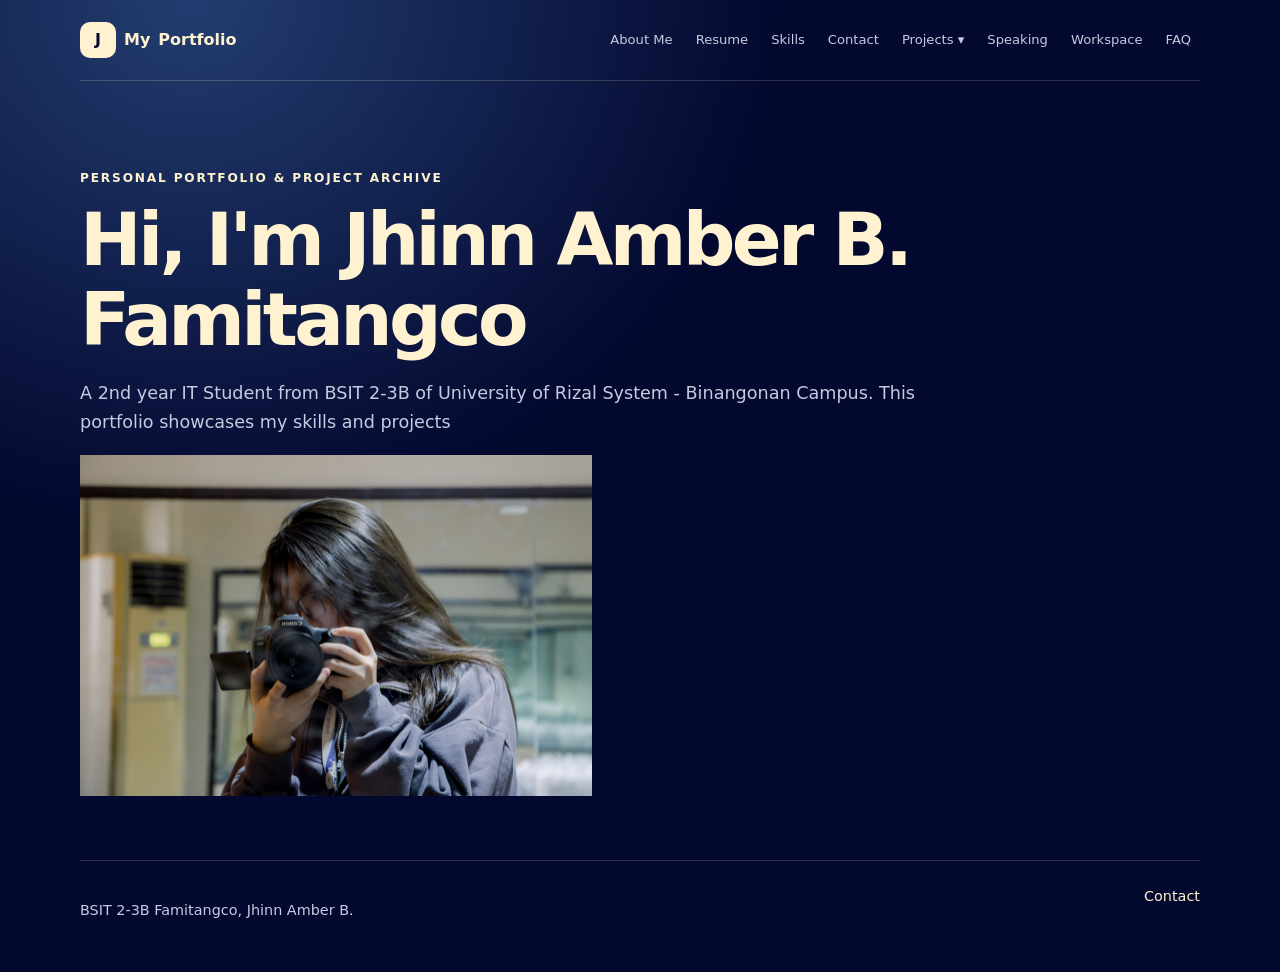
<file: index.html>
<!DOCTYPE html>

<html lang="en">
<head>

<meta charset="UTF-8">
<meta name="viewport" content="width=device-width, initial-scale=1.0">
<meta name="description" content="Personal portfolio and project archive">

	<title>
	About Me | Famitangco, Jhinn Amber B.
	</title>
	<link rel="stylesheet" href="style.css">
	</head>

<body>
	<a class="skip-link" href="#main">
	Skip to content
	</a>
	
<header class="site-header">
<a class="brand" href="index.html">
	<span class="brand-mark">
	J
	</span>
	My
	<span class="accent">
	Portfolio
	</span>
	</a>

<nav aria-label="Main navigation">
	
	<a href="index.html">
	About Me
	</a>

	<a href="resume.html">
	Resume
	</a>

	<a href="skills.html">
	Skills
	</a>

	<a href="contact.html">
	Contact
	</a>

<div class="dropdown">

	<button class="dropdown-toggle" type="button">
	Projects

	<span aria-hidden="true">
	▾
	</span>
	</button>

<div class="dropdown-menu">
	
	<a href="project1.html">
	Project 1
	</a>
	
	<a href="project2.html">
	Project 2
	</a>

	<a href="project3.html">
	Project 3
	</a>

	<a href="project4.html">
	Project 4
	</a>

	<a href="project5.html">
	Project 5
	</a>

	<a href="project6.html">
	Project 6
	</a>

	<a href="project7.html">
	Project 7
	</a>


	<a href="project8.html">
	Project 8
	</a>
</div>
</div>

	<a href="speaking.html">
	Speaking
	</a>

	<a href="workspace.html">
	Workspace
	</a>

	<a href="faq.html">
	FAQ
	</a>

</nav>
</header>

<main id="main" class="container">
<section class="intro">

	<p class="eyebrow">
	PERSONAL PORTFOLIO & PROJECT ARCHIVE
	</p>

	<h1>
	Hi, I'm Jhinn Amber B. Famitangco
	</h1>

	<p>
	A 2nd year IT Student from BSIT 2-3B of University of Rizal System - Binangonan Campus. This portfolio showcases my skills and projects
	</p>
	
	<img src="jha.jpg"
         alt="jha"
	 width="512"
	 heigth="682">

</section>
</main>
<footer class="site-footer">
	<p>
	BSIT 2-3B Famitangco, Jhinn Amber B.
	</p>

	<a href="contact.html">
	Contact
	</a>

</footer>
</body>
</html>
</file>
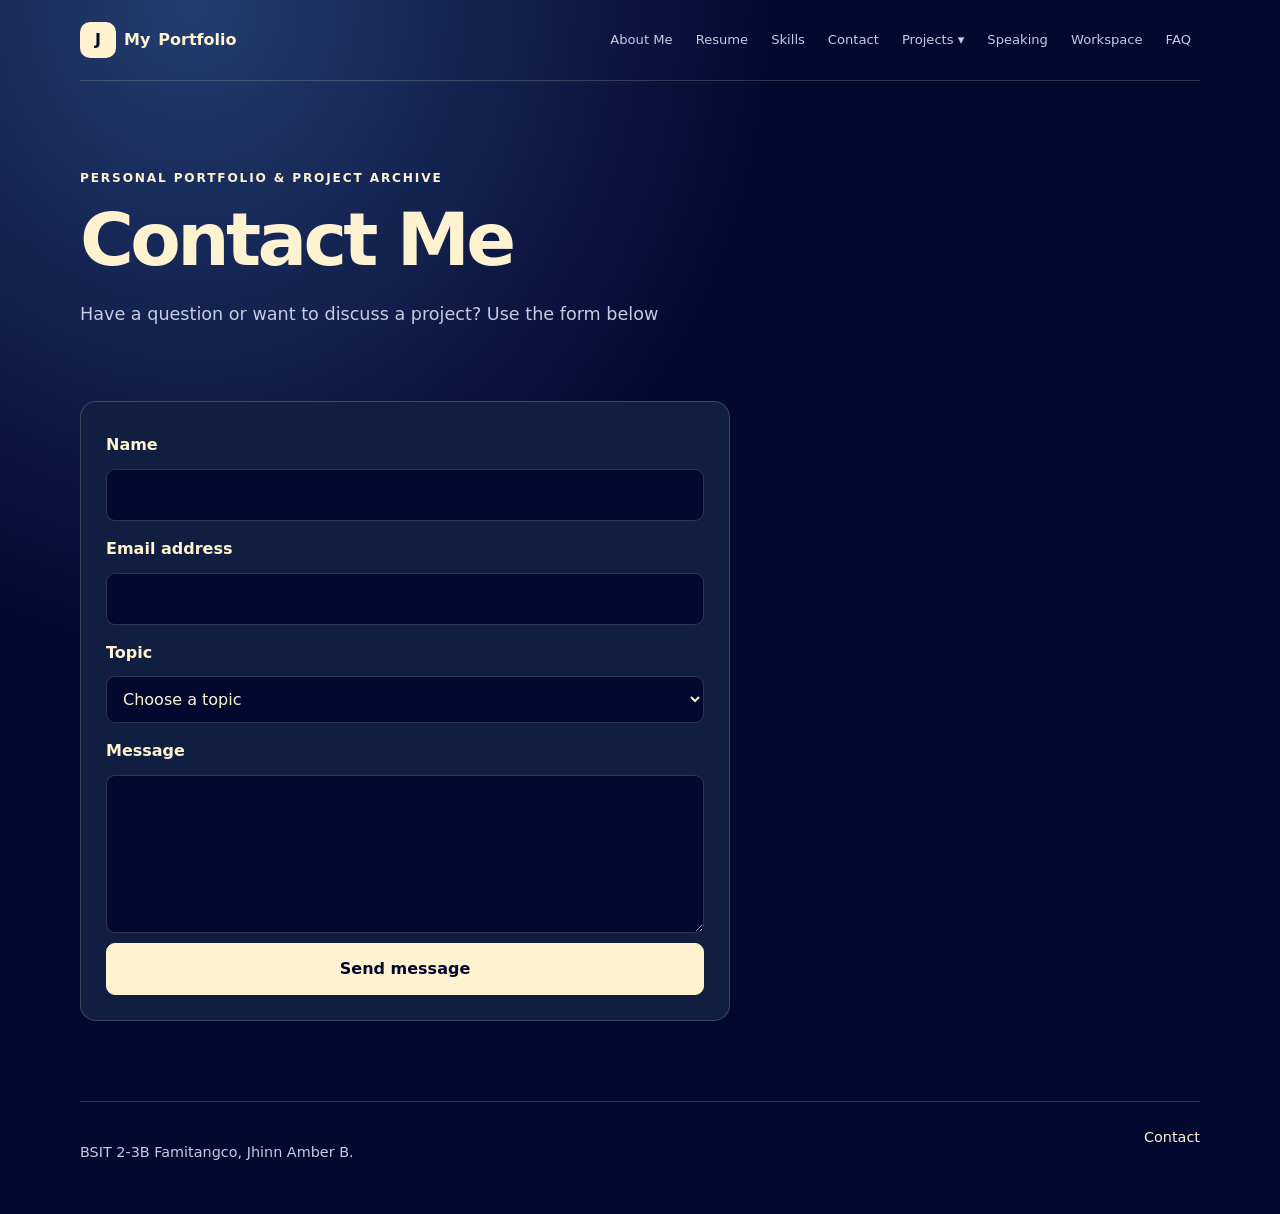
<file: contact.html>
<!DOCTYPE html>

<html lang="en">
<head>
<meta charset="UTF-8">
<meta name="viewport" content="width=device-width, initial-scale=1.0">
<meta name="description" content="Personal portfolio and project archive">

	<title>
	Skills | Famitangco, Jhinn Amber B.
	</title>

<link rel="stylesheet" href="style.css">
</head>
<body>

	<a class="skip-link" href="#main">
	Skip to content
	</a>

<header class="site-header">
<a class="brand" href="index.html">
	<span class="brand-mark">
	J
	</span>
	My
	<span class="accent">
	Portfolio
	</span>
	</a>

<nav aria-label="Main navigation">
	
	<a href="index.html">
	About Me
	</a>

	<a href="resume.html">
	Resume
	</a>

	<a href="skills.html">
	Skills
	</a>

	<a href="contact.html">
	Contact
	</a>

<div class="dropdown">

	<button class="dropdown-toggle" type="button">
	Projects

	<span aria-hidden="true">
	▾
	</span>
	</button>

<div class="dropdown-menu">
	
	<a href="project1.html">
	Project 1
	</a>
	
	<a href="project2.html">
	Project 2
	</a>

	<a href="project3.html">
	Project 3
	</a>

	<a href="project4.html">
	Project 4
	</a>

	<a href="project5.html">
	Project 5
	</a>

	<a href="project6.html">
	Project 6
	</a>

	<a href="project7.html">
	Project 7
	</a>


	<a href="project8.html">
	Project 8
	</a>
</div>
</div>

	<a href="speaking.html">
	Speaking
	</a>

	<a href="workspace.html">
	Workspace
	</a>

	<a href="faq.html">
	FAQ
	</a>

</nav>
</header>

<main id="main" class="container">
<section class="intro">

	<p class="eyebrow">
	PERSONAL PORTFOLIO & PROJECT ARCHIVE
	</p>

	<h1>
	Contact Me
	</h1>

	<p>
	Have a question or want to discuss a project? Use the form below
	</p>

</section>
<section class="section">
<form class="contact-form" action="mailto:jhinnamber.4@gmailcom" method="post" enctype="text/plain">

	<label for="name">
	Name
	</label>
	<input id="name" name="Name" required>

	<label for="email">
	Email address
	</label>
	<input id="email" name="Email" type="email" required>

	<label for="topic">
	Topic
	</label>
	<select id="topic" name="Topic" required>

	<option value="">
	Choose a topic
	</option>

	<option>
	Inquiry
	</option>

	<option>
	General question
	</option>
	</select>

	<label for="message">
	Message
	</label>

	<textarea id="message" name="Message" rows="5" required>
	</textarea>

	<button class="button" type="submit">
	Send message
	</button>

</form>
</section>
</main>

<footer class="site-footer">
	<p>
	BSIT 2-3B Famitangco, Jhinn Amber B.
	</p>

	<a href="contact.html">
	Contact
	</a>

</footer>
</body>
</html>
</file>
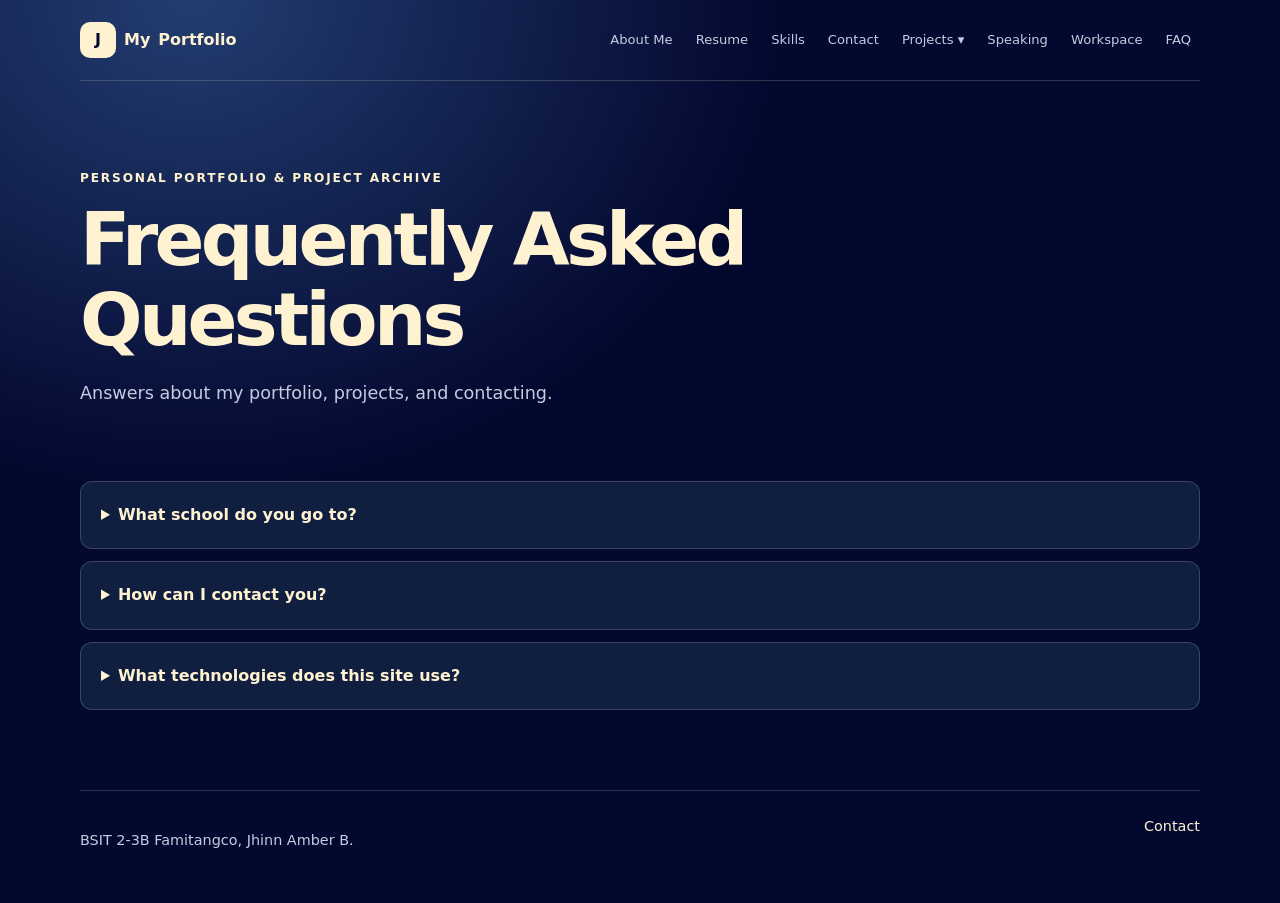
<file: faq.html>
<!DOCTYPE html>
<html lang="en">
<head>
<meta charset="UTF-8">
<meta name="viewport" content="width=device-width, initial-scale=1.0">
<meta name="description" content="Personal portfolio and project archive">

	<title>
	Tools & Workspace | Famitangco, Jhinn Amber B.
	</title>

<link rel="stylesheet" href="style.css">
</head>
<body>

	<a class="skip-link" href="#main">
	Skip to content
	</a>

<header class="site-header">
<a class="brand" href="index.html">
	<span class="brand-mark">
	J
	</span>
	My
	<span class="accent">
	Portfolio
	</span>
	</a>

<nav aria-label="Main navigation">
	
	<a href="index.html">
	About Me
	</a>

	<a href="resume.html">
	Resume
	</a>

	<a href="skills.html">
	Skills
	</a>

	<a href="contact.html">
	Contact
	</a>

<div class="dropdown">

	<button class="dropdown-toggle" type="button">
	Projects

	<span aria-hidden="true">
	▾
	</span>
	</button>

<div class="dropdown-menu">
	
	<a href="project1.html">
	Project 1
	</a>
	
	<a href="project2.html">
	Project 2
	</a>

	<a href="project3.html">
	Project 3
	</a>

	<a href="project4.html">
	Project 4
	</a>

	<a href="project5.html">
	Project 5
	</a>

	<a href="project6.html">
	Project 6
	</a>

	<a href="project7.html">
	Project 7
	</a>


	<a href="project8.html">
	Project 8
	</a>
</div>
</div>

	<a href="speaking.html">
	Speaking
	</a>

	<a href="workspace.html">
	Workspace
	</a>

	<a href="faq.html">
	FAQ
	</a>

</nav>
</header>
<main id="main" class="container">
<section class="intro">

	<p class="eyebrow">
	PERSONAL PORTFOLIO & PROJECT ARCHIVE
	</p>

	<h1>
	Frequently Asked Questions
	</h1>

	<p>
	Answers about my portfolio, projects, and contacting.
	</p>

</section>
<section class="section">
<div class="faq">

	<details>
	<summary>
	What school do you go to?
	</summary>

	<p>
	I am currently a 2nd year student in University of Rizal System - Binangonan Campus
	</p>
	</details>

	<details>
	<summary>
	How can I contact you?
	</summary>

	<p>
	Use the contact page
	</p>
	</details>

	<details>
	<summary>
	What technologies does this site use?
	</summary>

	<p>
	HTML5, one external CSS stylesheet, and Codedex.io for hosting
	</p>
	</details>

</details>
</div>
</section>
</main>
<footer class="site-footer">
	<p>
	BSIT 2-3B Famitangco, Jhinn Amber B.
	</p>

	<a href="contact.html">
	Contact
	</a>

</footer>
</body>
</html>
</file>
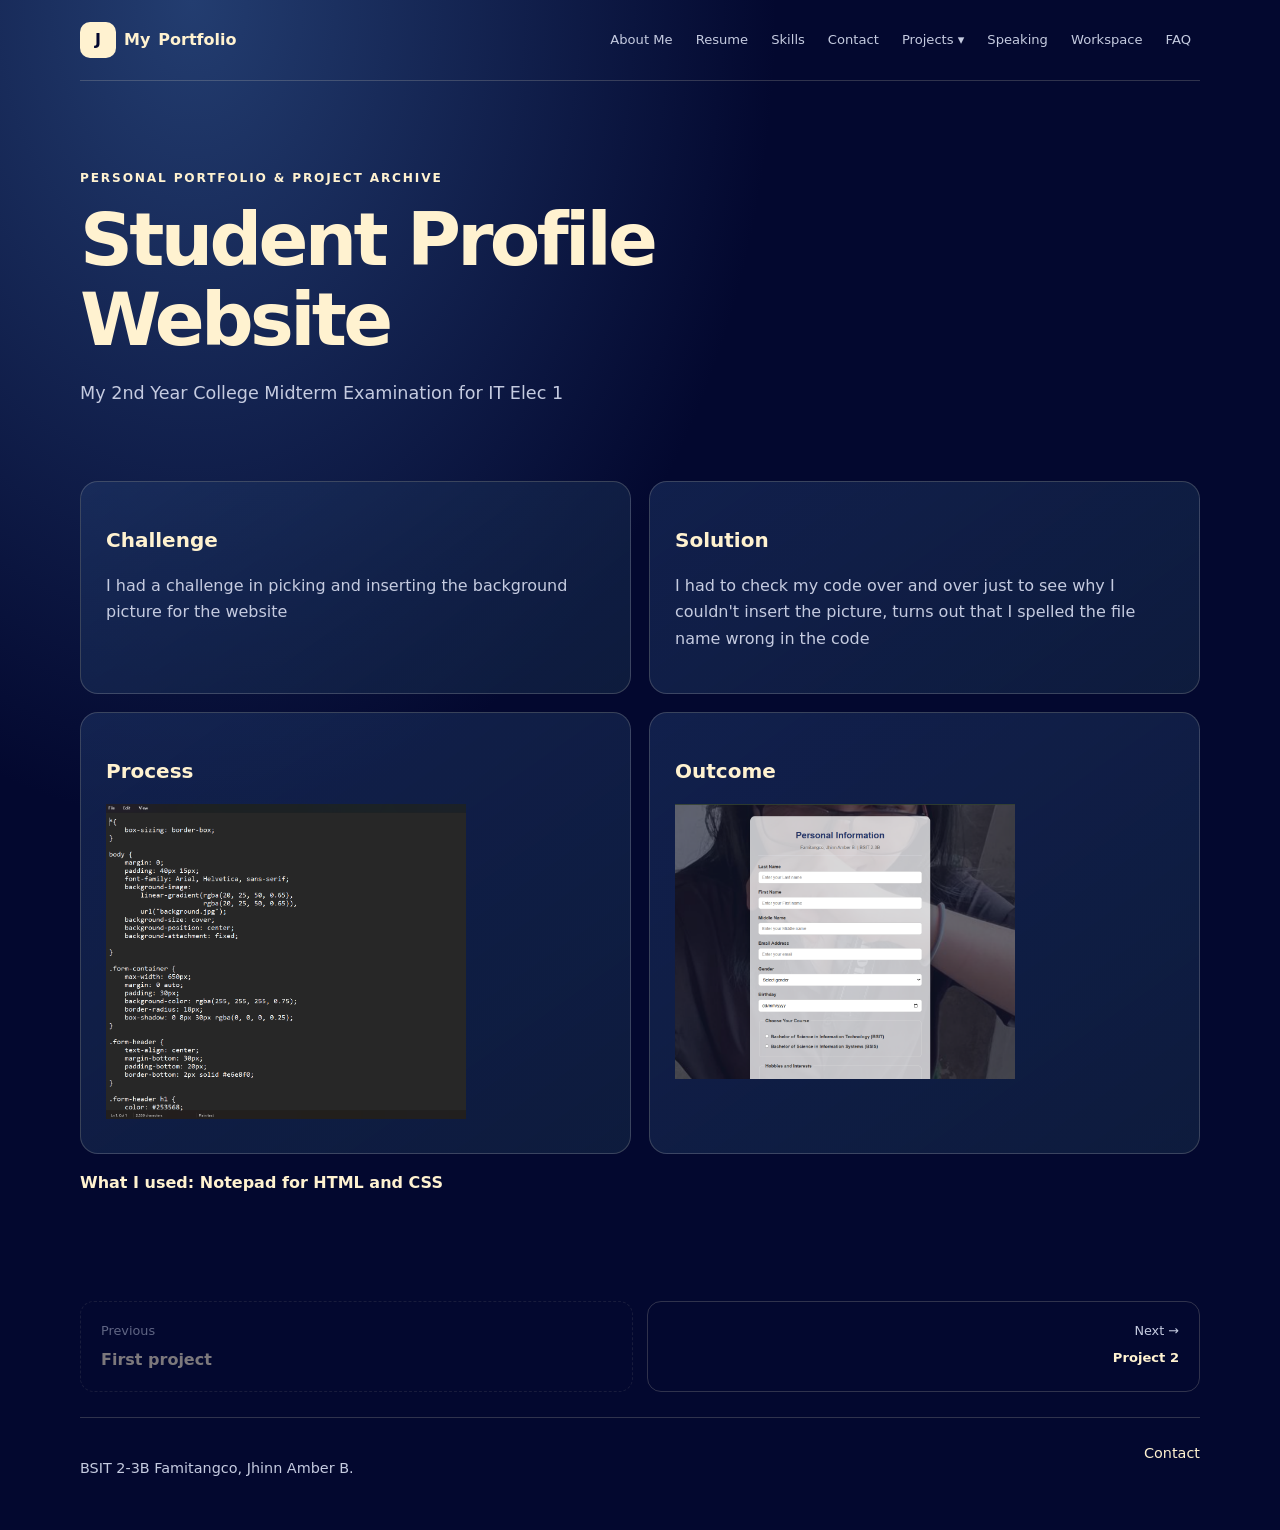
<file: project1.html>
<!DOCTYPE html>
<html lang="en">
<head>
<meta charset="UTF-8">
<meta name="viewport" content="width=device-width, initial-scale=1.0">
<meta name="description" content="Personal portfolio and project archive">

	<title>
	Project 1 | Famitangco, Jhinn Amber B.
	</title>

<link rel="stylesheet" href="style.css">
</head>
<body>

	<a class="skip-link" href="#main">
	Skip to content
	</a>

<header class="site-header">
<a class="brand" href="index.html">
	<span class="brand-mark">
	J
	</span>
	My
	<span class="accent">
	Portfolio
	</span>
	</a>

<nav aria-label="Main navigation">
	
	<a href="index.html">
	About Me
	</a>

	<a href="resume.html">
	Resume
	</a>

	<a href="skills.html">
	Skills
	</a>

	<a href="contact.html">
	Contact
	</a>

<div class="dropdown">

	<button class="dropdown-toggle" type="button">
	Projects

	<span aria-hidden="true">
	▾
	</span>
	</button>

<div class="dropdown-menu">
	
	<a href="project1.html">
	Project 1
	</a>
	
	<a href="project2.html">
	Project 2
	</a>

	<a href="project3.html">
	Project 3
	</a>

	<a href="project4.html">
	Project 4
	</a>

	<a href="project5.html">
	Project 5
	</a>

	<a href="project6.html">
	Project 6
	</a>

	<a href="project7.html">
	Project 7
	</a>


	<a href="project8.html">
	Project 8
	</a>
</div>
</div>

	<a href="speaking.html">
	Speaking
	</a>

	<a href="workspace.html">
	Workspace
	</a>

	<a href="faq.html">
	FAQ
	</a>

</nav>
</header>

<main id="main" class="container">
<section class="intro">

<p class="eyebrow">
PERSONAL PORTFOLIO & PROJECT ARCHIVE
</p>

	<h1>
	Student Profile Website
	</h1>

	<p>
	My 2nd Year College Midterm Examination for IT Elec 1
	</p>

</section>
<section class="section">
<div class="grid two">
<article class="card">

	<h2>
	Challenge
	</h2>

	<p>
	I had a challenge in picking and inserting the background picture for the website
	</p>

</article>
<article class="card">

	<h2>
	Solution
	</h2>

	<p>
	I had to check my code over and over just to see why I couldn't insert the picture, turns out that I spelled the file name wrong in the code
	</p>

</article>
<article class="card">

	<h2>
	Process
	</h2>

	<img src="pr1.png"
         alt="pr1"
	 width="360"
	 heigth="360">


</article>
<article class="card">

	<h2>
	Outcome
	</h2>
	
	<img src="pr1o.png"
         alt="pr1o"
	 width="340"
	 heigth="360">

</article>
</div>

	<p class="tag">
	What I used: Notepad for HTML and CSS
	</p>

</section>
<nav class="project-pagination" aria-label="Project navigation">
<span class="project-nav-item is-disabled" aria-disabled="true">

	<span class="project-nav-label">
	Previous
	</span>
	
	<span class="project-nav-title">
	First project
	</span>
	</span>
<a class="project-nav-item next" href="project2.html">
	<span class="project-nav-label">
	Next →
	</span>

	<span class="project-nav-title">
	Project 2
	</span>
</a>
</nav>
</main>
<footer class="site-footer">
	<p>
	BSIT 2-3B Famitangco, Jhinn Amber B.
	</p>

	<a href="contact.html">
	Contact
	</a>

</footer>
</body>
</html>
</file>
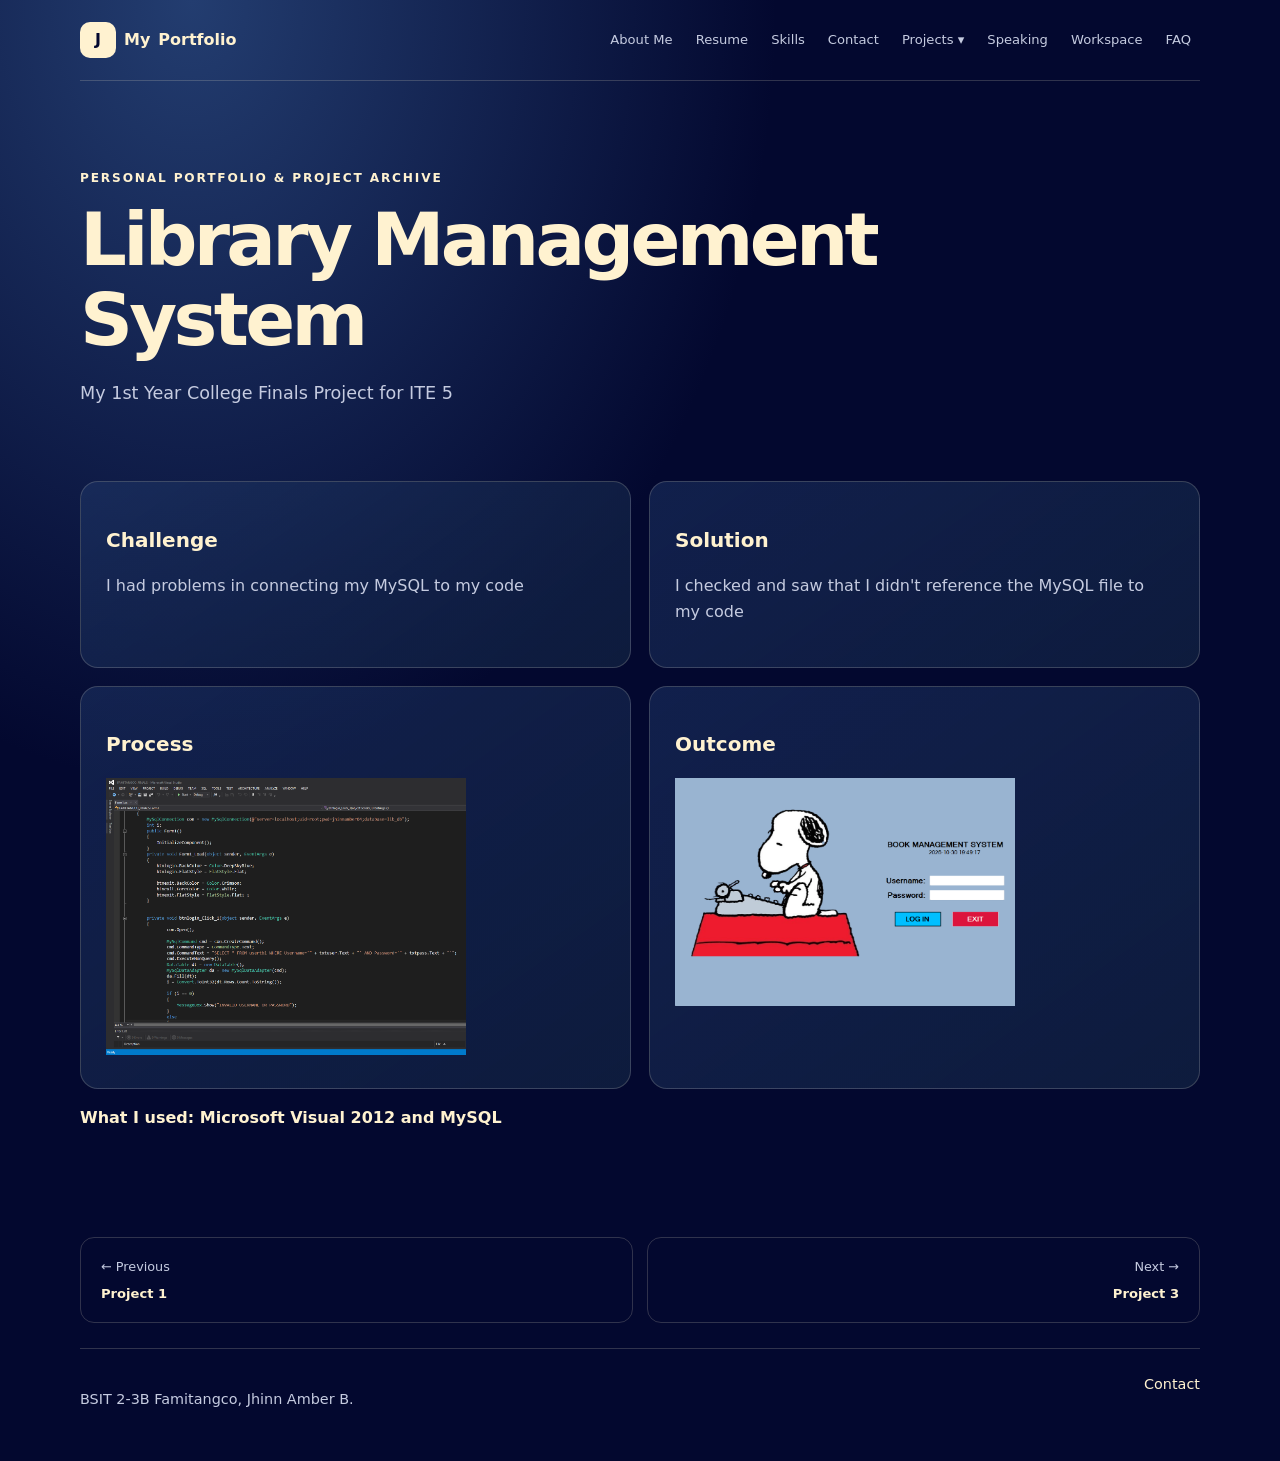
<file: project2.html>
<!DOCTYPE html>
<html lang="en">
<head>
<meta charset="UTF-8">
<meta name="viewport" content="width=device-width, initial-scale=1.0">
<meta name="description" content="Personal portfolio and project archive">

	<title>
	Project 2 | Famitangco, Jhinn Amber B.
	</title>

<link rel="stylesheet" href="style.css">
</head>
<body>

	<a class="skip-link" href="#main">
	Skip to content
	</a>

<header class="site-header">
<a class="brand" href="index.html">
	<span class="brand-mark">
	J
	</span>
	My
	<span class="accent">
	Portfolio
	</span>
	</a>

<nav aria-label="Main navigation">
	
	<a href="index.html">
	About Me
	</a>

	<a href="resume.html">
	Resume
	</a>

	<a href="skills.html">
	Skills
	</a>

	<a href="contact.html">
	Contact
	</a>

<div class="dropdown">

	<button class="dropdown-toggle" type="button">
	Projects

	<span aria-hidden="true">
	▾
	</span>
	</button>

<div class="dropdown-menu">
	
	<a href="project1.html">
	Project 1
	</a>
	
	<a href="project2.html">
	Project 2
	</a>

	<a href="project3.html">
	Project 3
	</a>

	<a href="project4.html">
	Project 4
	</a>

	<a href="project5.html">
	Project 5
	</a>

	<a href="project6.html">
	Project 6
	</a>

	<a href="project7.html">
	Project 7
	</a>


	<a href="project8.html">
	Project 8
	</a>
</div>
</div>

	<a href="speaking.html">
	Speaking
	</a>

	<a href="workspace.html">
	Workspace
	</a>

	<a href="faq.html">
	FAQ
	</a>

</nav>
</header>

<main id="main" class="container">
<section class="intro">

	<p class="eyebrow">
	PERSONAL PORTFOLIO & PROJECT ARCHIVE
	</p>

	<h1>
	Library Management System
	</h1>

	<p>
	My 1st Year College Finals Project for ITE 5
	</p>

</section>
<section class="section">
<div class="grid two">
<article class="card">

	<h2>
	Challenge
	</h2>

	<p>
	I had problems in connecting my MySQL to my code
	</p>

</article>
<article class="card">

	<h2>
	Solution
	</h2>

	<p>
	I checked and saw that I didn't reference the MySQL file to my code
	</p>

</article>
<article class="card">

	<h2>
	Process
	</h2>
	
	<img src="pr2.png"
         alt="pr2"
	 width="360"
	 heigth="360">

</article>
<article class="card">

	<h2>
	Outcome
	</h2>

	<img src="pr2o.png"
         alt="pr2o"
	 width="340"
	 heigth="360">

</article>
</div>

	<p class="tag">
	What I used: Microsoft Visual 2012 and MySQL
	</p>

</section>
<nav class="project-pagination" aria-label="Project navigation">
<a class="project-nav-item" href="project1.html">

	<span class="project-nav-label">
	← Previous
	</span>

	<span class="project-nav-title">
	Project 1
	</span>

	</a>
	<a class="project-nav-item next" href="project3.html">
	<span class="project-nav-label">
	Next →
	</span>

	<span class="project-nav-title">
	Project 3
	</span>

</a>
</nav>
</main>
<footer class="site-footer">
	<p>
	BSIT 2-3B Famitangco, Jhinn Amber B.
	</p>

	<a href="contact.html">
	Contact
	</a>

</footer>
</body>
</html>
</file>
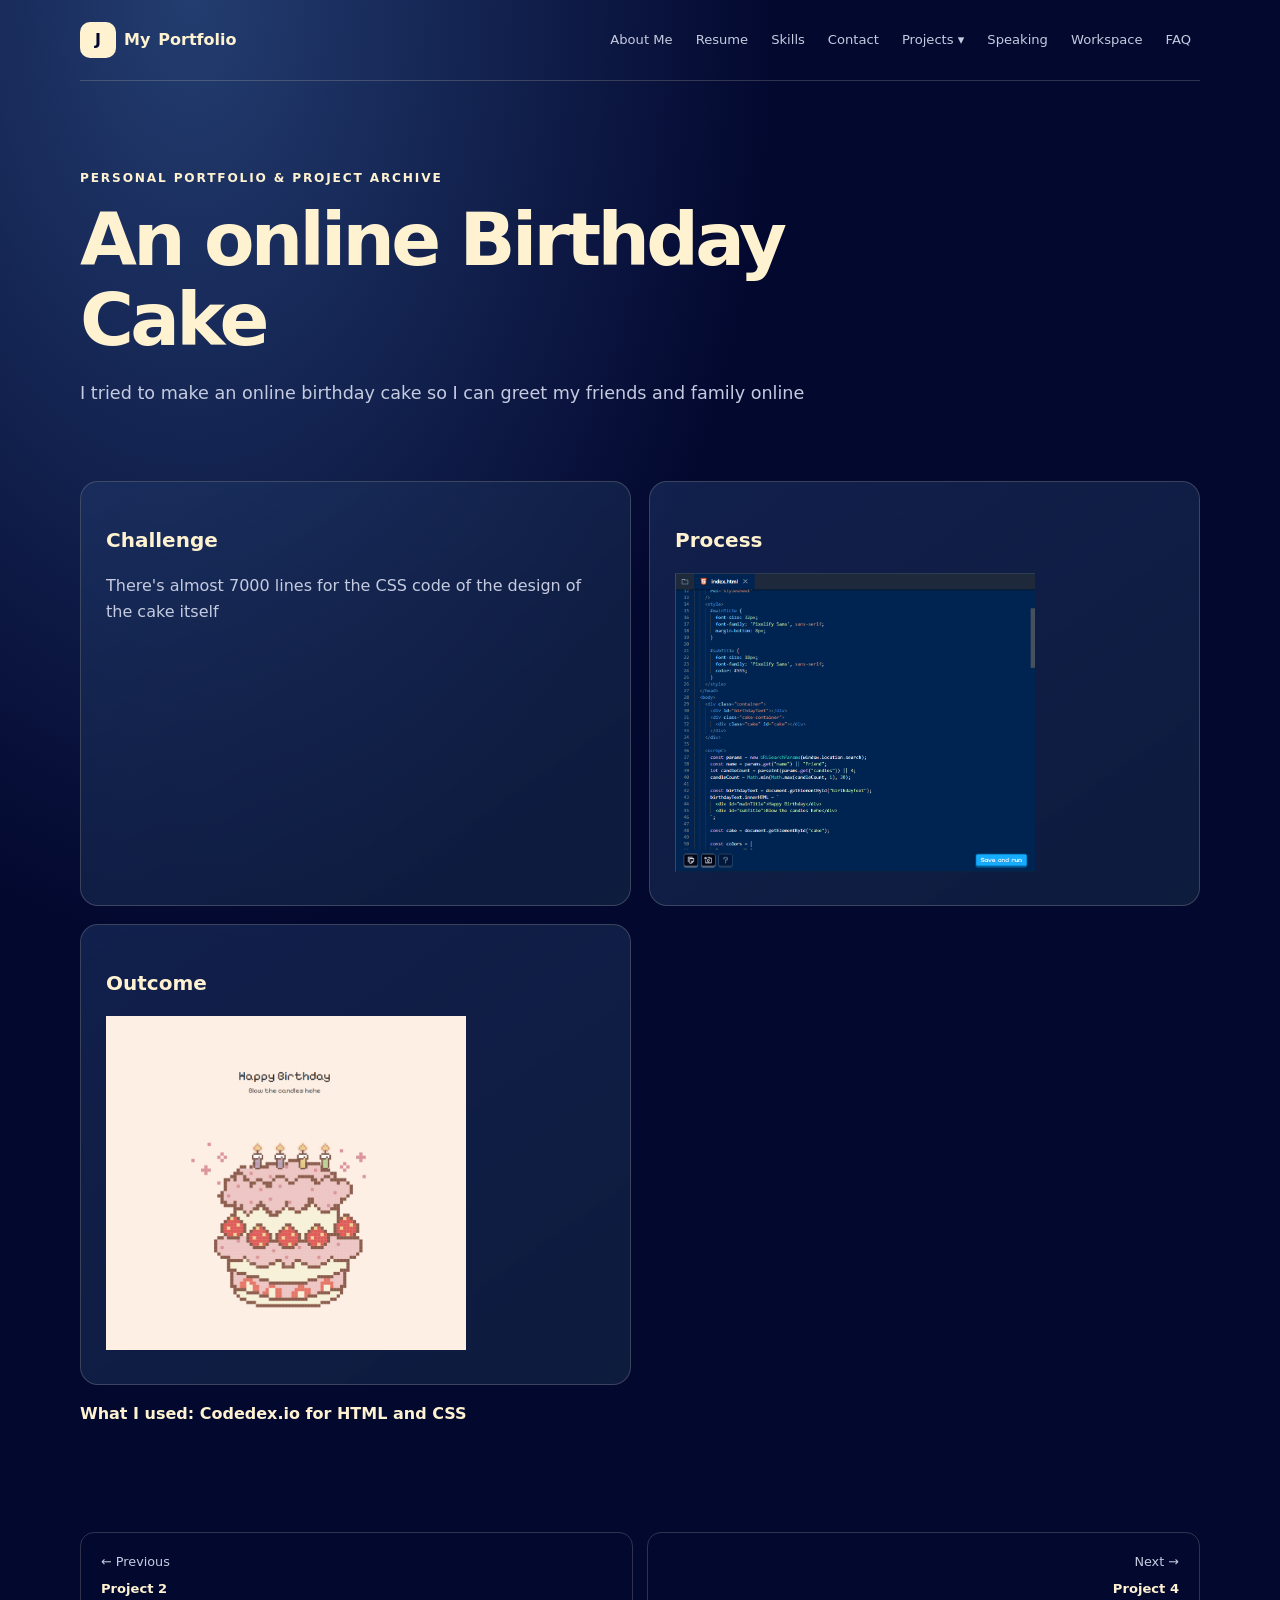
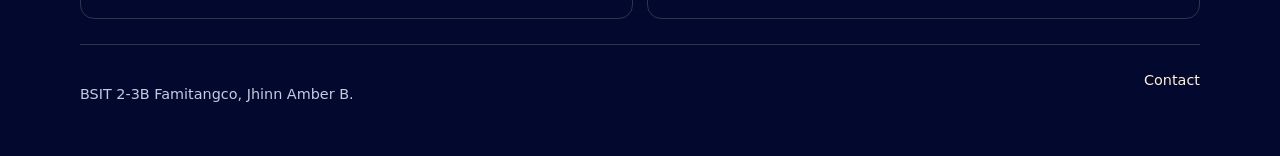
<file: project3.html>
<!DOCTYPE html>
<html lang="en">
<head>
<meta charset="UTF-8">
<meta name="viewport" content="width=device-width, initial-scale=1.0">
<meta name="description" content="Personal portfolio and project archive">

	<title>
	Project 3 | Famitangco, Jhinn Amber B.
	</title>

<link rel="stylesheet" href="style.css">
</head>
<body>

	<a class="skip-link" href="#main">
	Skip to content
	</a>

<header class="site-header">
<a class="brand" href="index.html">
	<span class="brand-mark">
	J
	</span>
	My
	<span class="accent">
	Portfolio
	</span>
	</a>

<nav aria-label="Main navigation">
	
	<a href="index.html">
	About Me
	</a>

	<a href="resume.html">
	Resume
	</a>

	<a href="skills.html">
	Skills
	</a>

	<a href="contact.html">
	Contact
	</a>

<div class="dropdown">

	<button class="dropdown-toggle" type="button">
	Projects

	<span aria-hidden="true">
	▾
	</span>
	</button>

<div class="dropdown-menu">
	
	<a href="project1.html">
	Project 1
	</a>
	
	<a href="project2.html">
	Project 2
	</a>

	<a href="project3.html">
	Project 3
	</a>

	<a href="project4.html">
	Project 4
	</a>

	<a href="project5.html">
	Project 5
	</a>

	<a href="project6.html">
	Project 6
	</a>

	<a href="project7.html">
	Project 7
	</a>


	<a href="project8.html">
	Project 8
	</a>
</div>
</div>

	<a href="speaking.html">
	Speaking
	</a>

	<a href="workspace.html">
	Workspace
	</a>

	<a href="faq.html">
	FAQ
	</a>

</nav>
</header>

<main id="main" class="container">
<section class="intro">

	<p class="eyebrow">
	PERSONAL PORTFOLIO & PROJECT ARCHIVE
	</p>

	<h1>
	An online Birthday Cake
	</h1>

	<p>
	I tried to make an online birthday cake so I can greet my friends and family online
	</p>

</section>
<section class="section">
<div class="grid two">
<article class="card">

	<h2>
	Challenge
	</h2>

	<p>
	There's almost 7000 lines for the CSS code of the design of the cake itself
	</p>

</article>
<article class="card">

	<h2>
	Process
	</h2>

	<img src="pr3.png"
         alt="pr3"
	 width="360"
	 heigth="360">

</article>
<article class="card">

	<h2>
	Outcome
	</h2>

	<img src="pr3o.png"
         alt="pr3o"
	 width="360"
	 heigth="360">

</article>
</div>

	<p class="tag">
	What I used: Codedex.io for HTML and CSS
	</p>

</section>
<nav class="project-pagination" aria-label="Project navigation">
<a class="project-nav-item" href="project2.html">

	<span class="project-nav-label">
	← Previous
	</span>

	<span class="project-nav-title">
	Project 2
	</span>

	</a>
	<a class="project-nav-item next" href="project4.html">
	<span class="project-nav-label">
	Next →
	</span>

	<span class="project-nav-title">
	Project 4
	</span>

</a>
</nav>
</main>
<footer class="site-footer">
	<p>
	BSIT 2-3B Famitangco, Jhinn Amber B.
	</p>

	<a href="contact.html">
	Contact
	</a>

</footer>
</body>
</html>
</file>
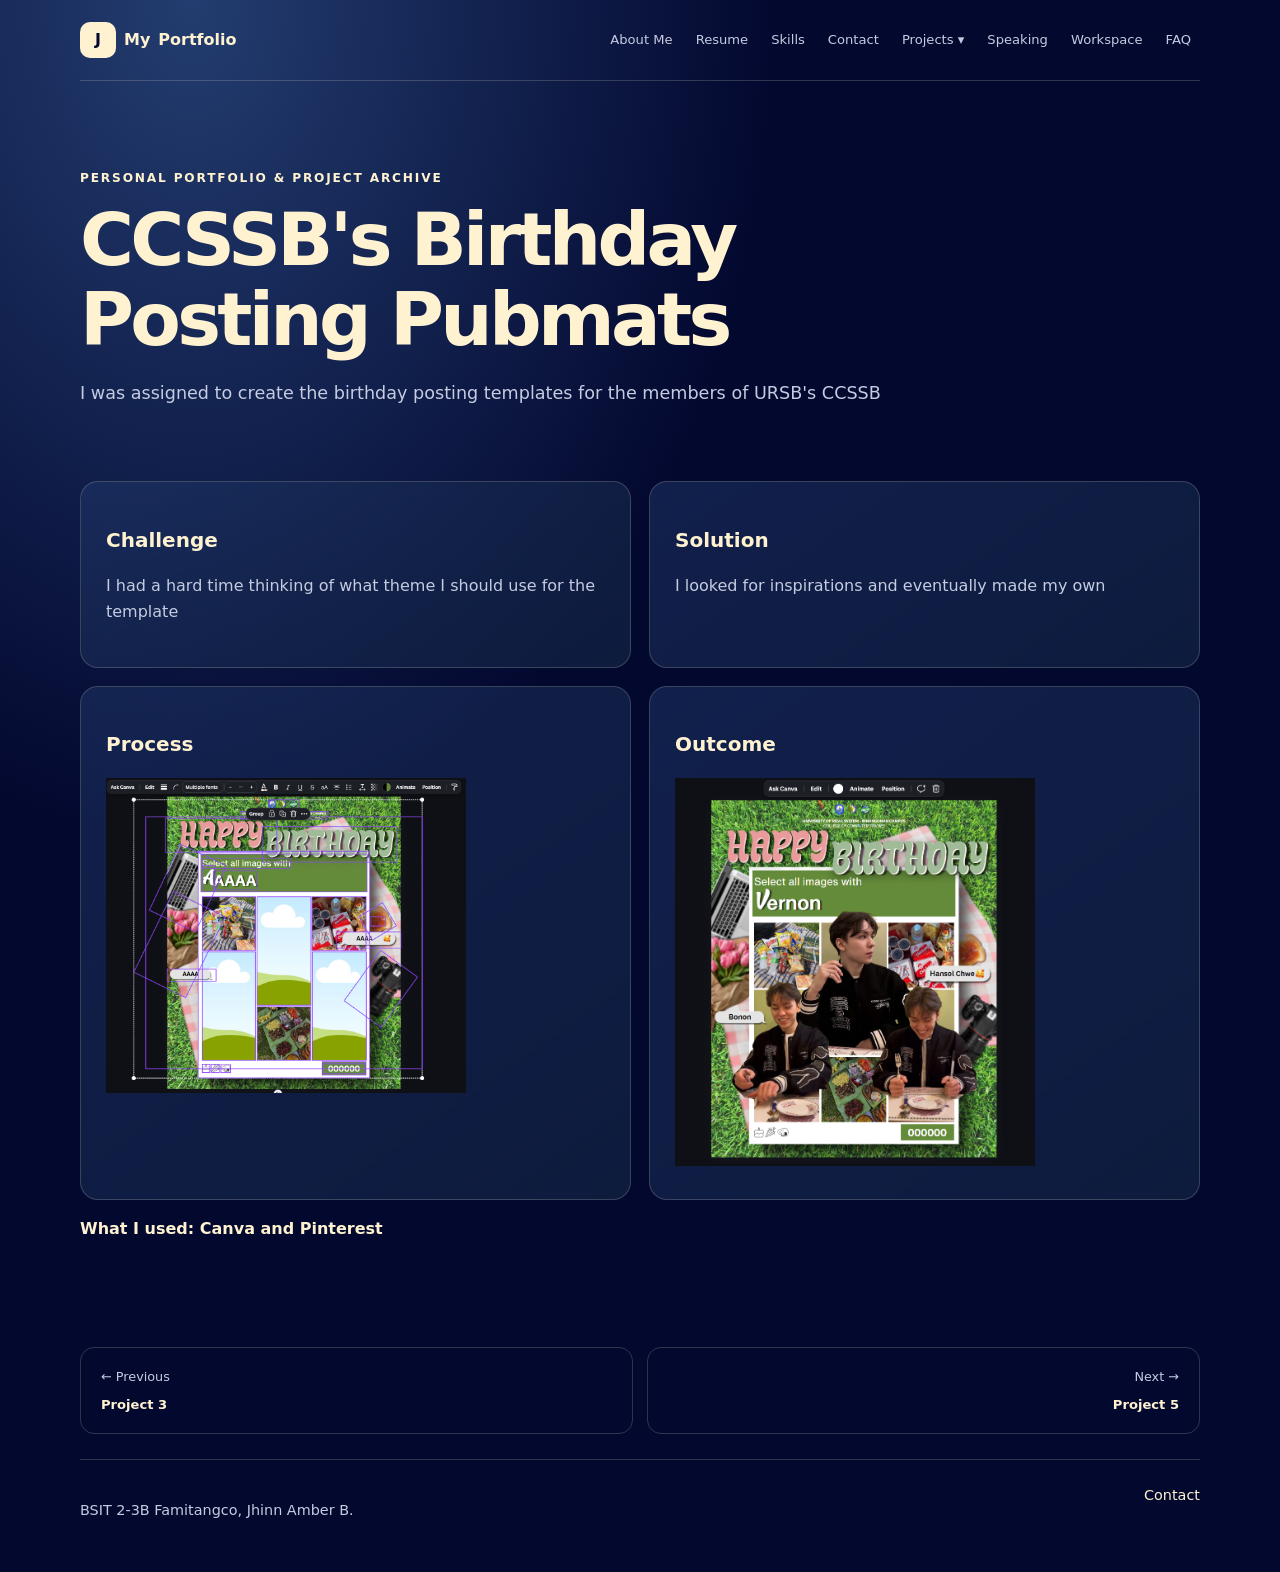
<file: project4.html>
<!DOCTYPE html>
<html lang="en">
<head>
<meta charset="UTF-8">
<meta name="viewport" content="width=device-width, initial-scale=1.0">
<meta name="description" content="Personal portfolio and project archive">

	<title>
	Project 4 | Famitangco, Jhinn Amber B.
	</title>

<link rel="stylesheet" href="style.css">
</head>
<body>

	<a class="skip-link" href="#main">
	Skip to content
	</a>

<header class="site-header">
<a class="brand" href="index.html">
	<span class="brand-mark">
	J
	</span>
	My
	<span class="accent">
	Portfolio
	</span>
	</a>

<nav aria-label="Main navigation">
	
	<a href="index.html">
	About Me
	</a>

	<a href="resume.html">
	Resume
	</a>

	<a href="skills.html">
	Skills
	</a>

	<a href="contact.html">
	Contact
	</a>

<div class="dropdown">

	<button class="dropdown-toggle" type="button">
	Projects

	<span aria-hidden="true">
	▾
	</span>
	</button>

<div class="dropdown-menu">
	
	<a href="project1.html">
	Project 1
	</a>
	
	<a href="project2.html">
	Project 2
	</a>

	<a href="project3.html">
	Project 3
	</a>

	<a href="project4.html">
	Project 4
	</a>

	<a href="project5.html">
	Project 5
	</a>

	<a href="project6.html">
	Project 6
	</a>

	<a href="project7.html">
	Project 7
	</a>


	<a href="project8.html">
	Project 8
	</a>
</div>
</div>

	<a href="speaking.html">
	Speaking
	</a>

	<a href="workspace.html">
	Workspace
	</a>

	<a href="faq.html">
	FAQ
	</a>

</nav>
</header>

<main id="main" class="container">
<section class="intro">

	<p class="eyebrow">
	PERSONAL PORTFOLIO & PROJECT ARCHIVE
	</p>

	<h1>
	CCSSB's Birthday Posting Pubmats
	</h1>

	<p>
	I was assigned to create the birthday posting templates for the members of URSB's CCSSB
	</p>

</section>
<section class="section">
<div class="grid two">
<article class="card">

	<h2>
	Challenge
	</h2>

	<p>
	I had a hard time thinking of what theme I should use for the template
	</p>

</article>
<article class="card">

	<h2>
	Solution
	</h2>

	<p>
	I looked for inspirations and eventually made my own
	</p>

</article>
<article class="card">

	<h2>
	Process
	</h2>

	<img src="pr4.png"
         alt="pr4"
	 width="360"
	 heigth="360">

</article>
<article class="card">

	<h2>
	Outcome
	</h2>

	<img src="pr4o.png"
         alt="pr4o"
	 width="360"
	 heigth="360">

</article>
</div>

	<p class="tag">
	What I used: Canva and Pinterest
	</p>

</section>
<nav class="project-pagination" aria-label="Project navigation">
<a class="project-nav-item" href="project3.html">

	<span class="project-nav-label">
	← Previous
	</span>

	<span class="project-nav-title">
	Project 3
	</span>

	</a>
	<a class="project-nav-item next" href="project5.html">
	<span class="project-nav-label">
	Next →
	</span>

	<span class="project-nav-title">
	Project 5
	</span>

</a>
</nav>
</main>
<footer class="site-footer">
	<p>
	BSIT 2-3B Famitangco, Jhinn Amber B.
	</p>

	<a href="contact.html">
	Contact
	</a>

</footer>
</body>
</html>
</file>
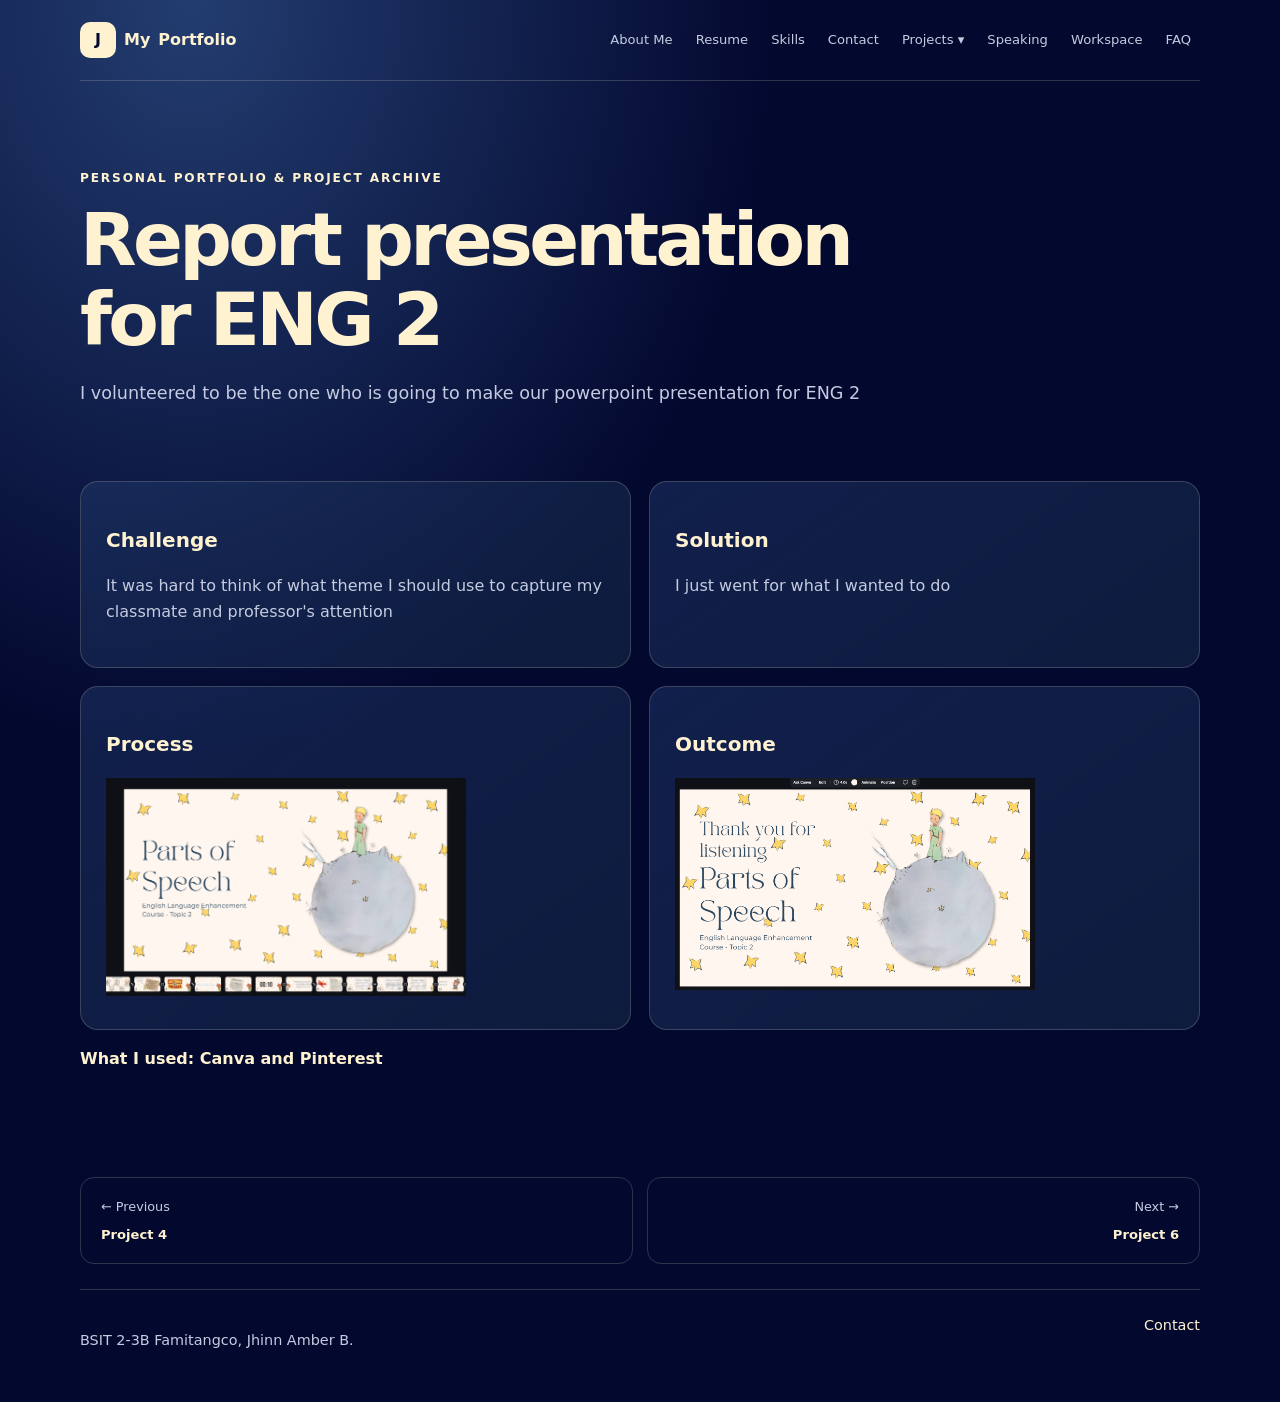
<file: project5.html>
<!DOCTYPE html>
<html lang="en">
<head>
<meta charset="UTF-8">
<meta name="viewport" content="width=device-width, initial-scale=1.0">
<meta name="description" content="Personal portfolio and project archive">

	<title>
	Project 5 | Famitangco, Jhinn Amber B.
	</title>

<link rel="stylesheet" href="style.css">
</head>
<body>

	<a class="skip-link" href="#main">
	Skip to content
	</a>

<header class="site-header">
<a class="brand" href="index.html">
	<span class="brand-mark">
	J
	</span>
	My
	<span class="accent">
	Portfolio
	</span>
	</a>

<nav aria-label="Main navigation">
	
	<a href="index.html">
	About Me
	</a>

	<a href="resume.html">
	Resume
	</a>

	<a href="skills.html">
	Skills
	</a>

	<a href="contact.html">
	Contact
	</a>

<div class="dropdown">

	<button class="dropdown-toggle" type="button">
	Projects

	<span aria-hidden="true">
	▾
	</span>
	</button>

<div class="dropdown-menu">
	
	<a href="project1.html">
	Project 1
	</a>
	
	<a href="project2.html">
	Project 2
	</a>

	<a href="project3.html">
	Project 3
	</a>

	<a href="project4.html">
	Project 4
	</a>

	<a href="project5.html">
	Project 5
	</a>

	<a href="project6.html">
	Project 6
	</a>

	<a href="project7.html">
	Project 7
	</a>


	<a href="project8.html">
	Project 8
	</a>
</div>
</div>

	<a href="speaking.html">
	Speaking
	</a>

	<a href="workspace.html">
	Workspace
	</a>

	<a href="faq.html">
	FAQ
	</a>

</nav>
</header>

<main id="main" class="container">
<section class="intro">

	<p class="eyebrow">
	PERSONAL PORTFOLIO & PROJECT ARCHIVE
	</p>

	<h1>
	Report presentation for ENG 2 
	</h1>

	<p>
	I volunteered to be the one who is going to make our powerpoint presentation for ENG 2
	</p>

</section>
<section class="section">
<div class="grid two">
<article class="card">

	<h2>
	Challenge
	</h2>

	<p>
	It was hard to think of what theme I should use to capture my classmate and professor's attention
	</p>

</article>
<article class="card">

	<h2>
	Solution
	</h2>

	<p>
	I just went for what I wanted to do
	</p>

</article>
<article class="card">

	<h2>
	Process
	</h2>

	<img src="pr5.png"
         alt="pr5"
	 width="360"
	 heigth="360">

</article>
<article class="card">

	<h2>
	Outcome
	</h2>

	<img src="pr5o.png"
         alt="pr5o"
	 width="360"
	 heigth="360">

</article>
</div>

	<p class="tag">
	What I used: Canva and Pinterest
	</p>

</section>
<nav class="project-pagination" aria-label="Project navigation">
<a class="project-nav-item" href="project4.html">

	<span class="project-nav-label">
	← Previous
	</span>

	<span class="project-nav-title">
	Project 4
	</span>

	</a>
	<a class="project-nav-item next" href="project6.html">
	<span class="project-nav-label">
	Next →
	</span>

	<span class="project-nav-title">
	Project 6
	</span>

</a>
</nav>
</main>
<footer class="site-footer">
	<p>
	BSIT 2-3B Famitangco, Jhinn Amber B.
	</p>

	<a href="contact.html">
	Contact
	</a>

</footer>
</body>
</html>
</file>
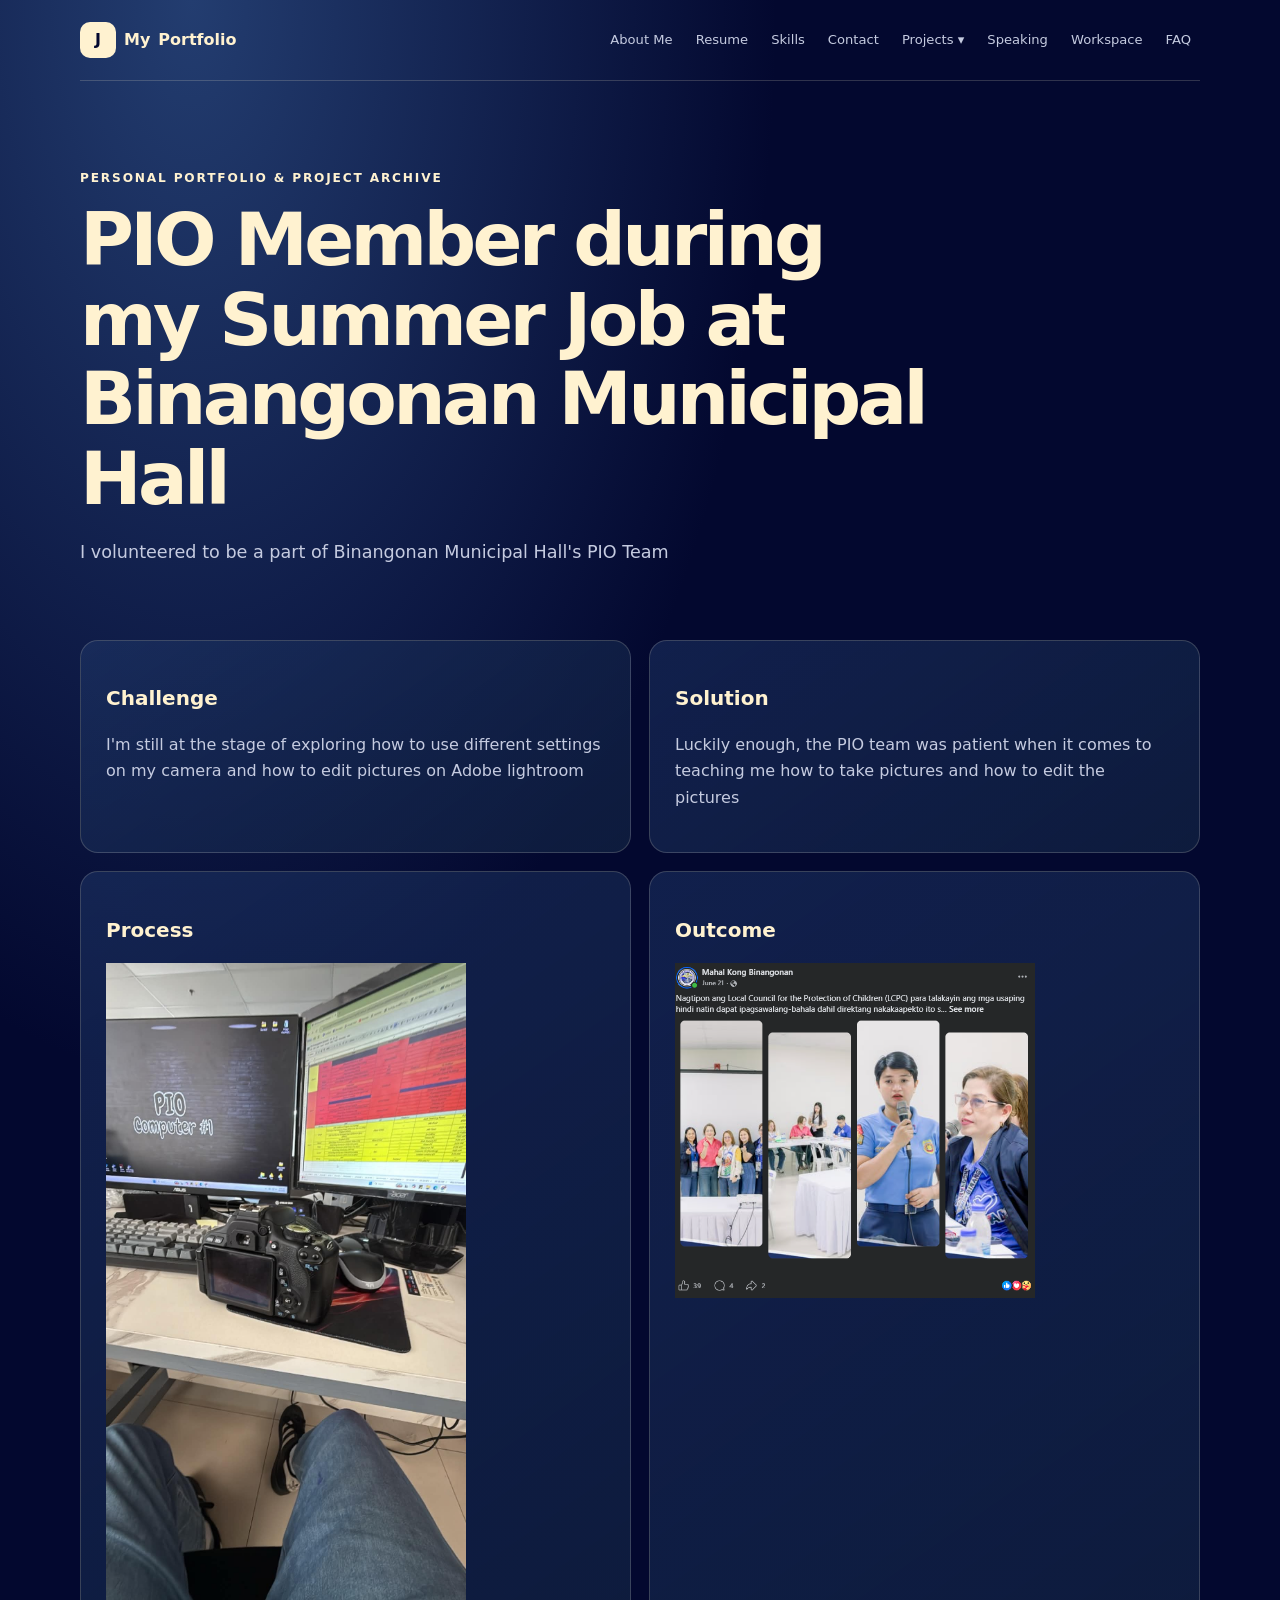
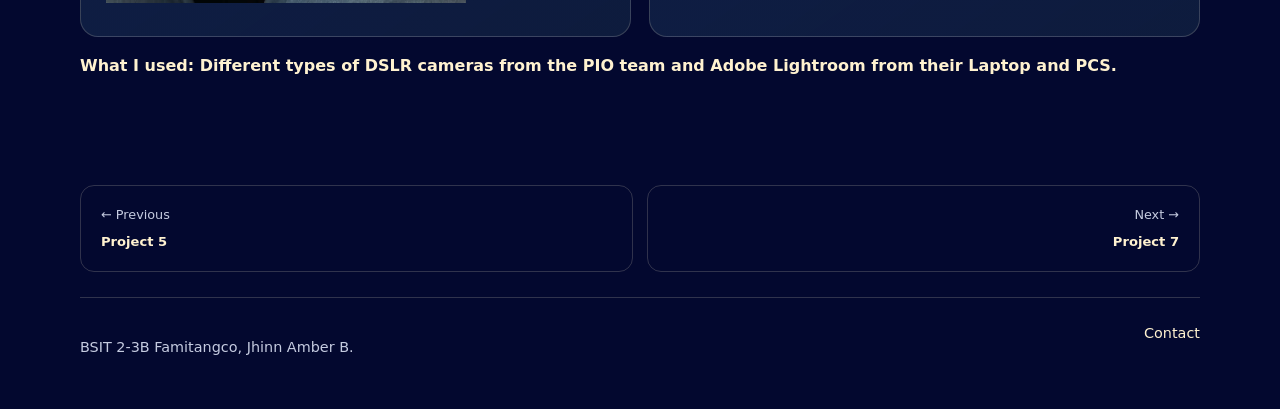
<file: project6.html>
<!DOCTYPE html>
<html lang="en">
<head>
<meta charset="UTF-8">
<meta name="viewport" content="width=device-width, initial-scale=1.0">
<meta name="description" content="Personal portfolio and project archive">

	<title>
	Project 6 | Famitangco, Jhinn Amber B.
	</title>

<link rel="stylesheet" href="style.css">
</head>
<body>

	<a class="skip-link" href="#main">
	Skip to content
	</a>

<header class="site-header">
<a class="brand" href="index.html">
	<span class="brand-mark">
	J
	</span>
	My
	<span class="accent">
	Portfolio
	</span>
	</a>

<nav aria-label="Main navigation">
	
	<a href="index.html">
	About Me
	</a>

	<a href="resume.html">
	Resume
	</a>

	<a href="skills.html">
	Skills
	</a>

	<a href="contact.html">
	Contact
	</a>

<div class="dropdown">

	<button class="dropdown-toggle" type="button">
	Projects

	<span aria-hidden="true">
	▾
	</span>
	</button>

<div class="dropdown-menu">
	
	<a href="project1.html">
	Project 1
	</a>
	
	<a href="project2.html">
	Project 2
	</a>

	<a href="project3.html">
	Project 3
	</a>

	<a href="project4.html">
	Project 4
	</a>

	<a href="project5.html">
	Project 5
	</a>

	<a href="project6.html">
	Project 6
	</a>

	<a href="project7.html">
	Project 7
	</a>


	<a href="project8.html">
	Project 8
	</a>
</div>
</div>

	<a href="speaking.html">
	Speaking
	</a>

	<a href="workspace.html">
	Workspace
	</a>

	<a href="faq.html">
	FAQ
	</a>

</nav>
</header>

<main id="main" class="container">
<section class="intro">

	<p class="eyebrow">
	PERSONAL PORTFOLIO & PROJECT ARCHIVE
	</p>

	<h1>
	PIO Member during my Summer Job at Binangonan Municipal Hall
	</h1>

	<p>
	I volunteered to be a part of Binangonan Municipal Hall's PIO Team
	</p>

</section>
<section class="section">
<div class="grid two">
<article class="card">

	<h2>
	Challenge
	</h2>

	<p>
	I'm still at the stage of exploring how to use different settings on my camera and how to edit pictures on Adobe lightroom
	</p>

</article>
<article class="card">

	<h2>
	Solution
	</h2>

	<p>
	Luckily enough, the PIO team was patient when it comes to teaching me how to take pictures and how to edit the pictures
	</p>

</article>
<article class="card">

	<h2>
	Process
	</h2>

	<img src="pr6.jpg"
         alt="pr6"
	 width="360"
	 heigth="360">

</article>
<article class="card">

	<h2>
	Outcome
	</h2>

	<img src="pr6o.png"
         alt="pr6o"
	 width="360"
	 heigth="360">

</article>
</div>

	<p class="tag">
	What I used: Different types of DSLR cameras from the PIO team and Adobe Lightroom from their Laptop and PCS.
	</p>

</section>
<nav class="project-pagination" aria-label="Project navigation">
<a class="project-nav-item" href="project5.html">

	<span class="project-nav-label">
	← Previous
	</span>

	<span class="project-nav-title">
	Project 5
	</span>

	</a>
	<a class="project-nav-item next" href="project7.html">
	<span class="project-nav-label">
	Next →
	</span>

	<span class="project-nav-title">
	Project 7
	</span>

</a>
</nav>
</main>
<footer class="site-footer">
	<p>
	BSIT 2-3B Famitangco, Jhinn Amber B.
	</p>

	<a href="contact.html">
	Contact
	</a>

</footer>
</body>
</html>
</file>
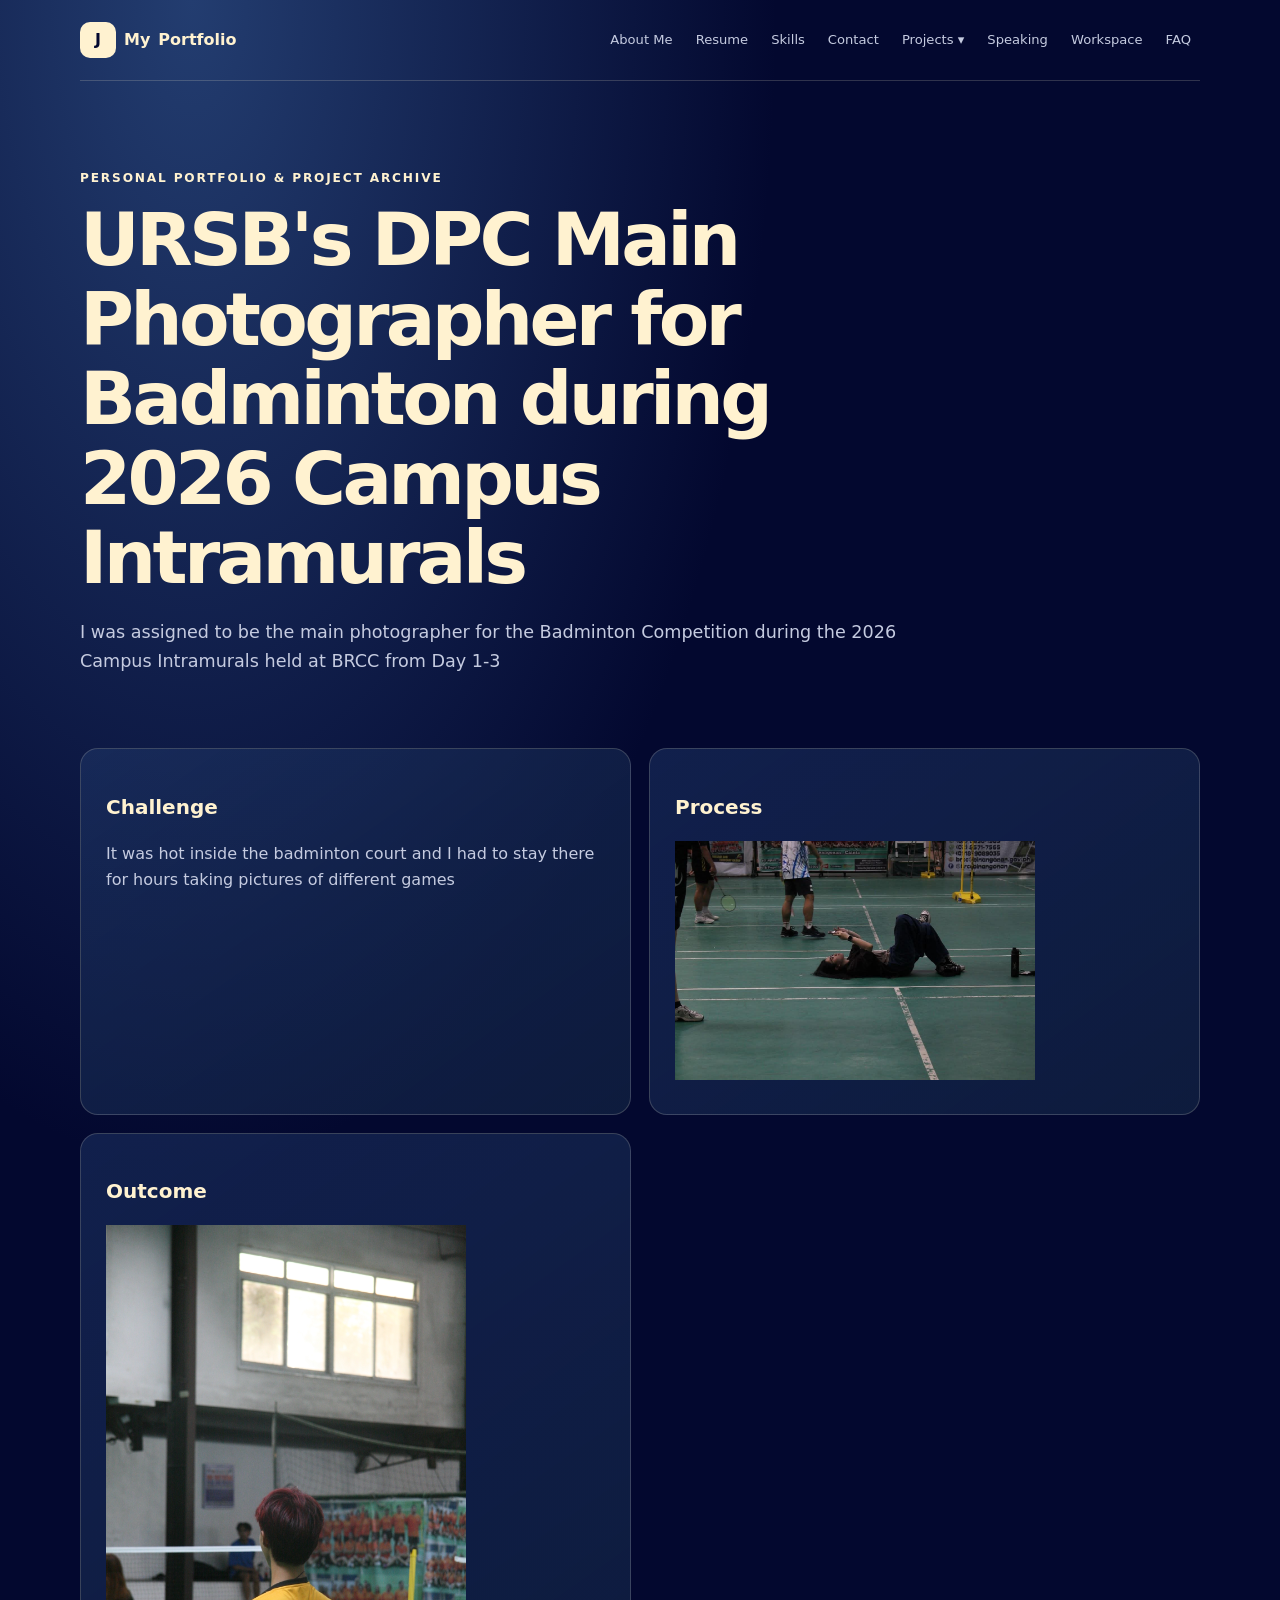
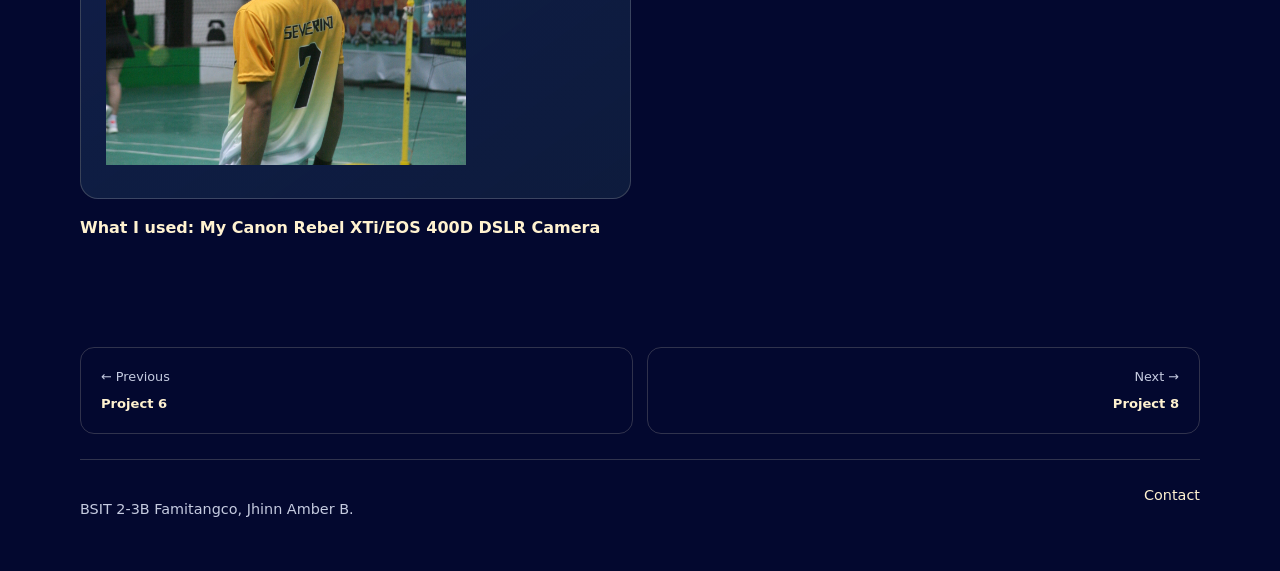
<file: project7.html>
<!DOCTYPE html>
<html lang="en">
<head>
<meta charset="UTF-8">
<meta name="viewport" content="width=device-width, initial-scale=1.0">
<meta name="description" content="Personal portfolio and project archive">

	<title>
	Project 7 | Famitangco, Jhinn Amber B.
	</title>

<link rel="stylesheet" href="style.css">
</head>
<body>

	<a class="skip-link" href="#main">
	Skip to content
	</a>

<header class="site-header">
<a class="brand" href="index.html">
	<span class="brand-mark">
	J
	</span>
	My
	<span class="accent">
	Portfolio
	</span>
	</a>

<nav aria-label="Main navigation">
	
	<a href="index.html">
	About Me
	</a>

	<a href="resume.html">
	Resume
	</a>

	<a href="skills.html">
	Skills
	</a>

	<a href="contact.html">
	Contact
	</a>

<div class="dropdown">

	<button class="dropdown-toggle" type="button">
	Projects

	<span aria-hidden="true">
	▾
	</span>
	</button>

<div class="dropdown-menu">
	
	<a href="project1.html">
	Project 1
	</a>
	
	<a href="project2.html">
	Project 2
	</a>

	<a href="project3.html">
	Project 3
	</a>

	<a href="project4.html">
	Project 4
	</a>

	<a href="project5.html">
	Project 5
	</a>

	<a href="project6.html">
	Project 6
	</a>

	<a href="project7.html">
	Project 7
	</a>

	<a href="project8.html">
	Project 8
	</a>
</div>
</div>

	<a href="speaking.html">
	Speaking
	</a>

	<a href="workspace.html">
	Workspace
	</a>

	<a href="faq.html">
	FAQ
	</a>

</nav>
</header>

<main id="main" class="container">
<section class="intro">

	<p class="eyebrow">
	PERSONAL PORTFOLIO & PROJECT ARCHIVE
	</p>

	<h1>
	URSB's DPC Main Photographer for Badminton during 2026 Campus Intramurals
	</h1>

	<p>
	I was assigned to be the main photographer for the Badminton Competition during the 2026 Campus Intramurals held at BRCC from Day 1-3
	</p>

</section>
<section class="section">
<div class="grid two">
<article class="card">

	<h2>
	Challenge
	</h2>

	<p>
	It was hot inside the badminton court and I had to stay there for hours taking pictures of different games
	</p>

</article>
<article class="card">

	<h2>
	Process
	</h2>
	
	<img src="pr7.jpg"
         alt="pr7"
	 width="360"
	 heigth="360">


</article>
<article class="card">

	<h2>
	Outcome
	</h2>

	<img src="pr7o.JPG"
         alt="pr7o"
	 width="360"
	 heigth="360">

</article>
</div>

	<p class="tag">
	What I used: My Canon Rebel XTi/EOS 400D DSLR Camera
	</p>

</section>
<nav class="project-pagination" aria-label="Project navigation">
<a class="project-nav-item" href="project6.html">

	<span class="project-nav-label">
	← Previous
	</span>

	<span class="project-nav-title">
	Project 6
	</span>

	</a>
	<a class="project-nav-item next" href="project8.html">
	<span class="project-nav-label">
	Next →
	</span>

	<span class="project-nav-title">
	Project 8
	</span>

</a>
</nav>
</main>
<footer class="site-footer">
	<p>
	BSIT 2-3B Famitangco, Jhinn Amber B.
	</p>

	<a href="contact.html">
	Contact
	</a>

</footer>
</body>
</html>
</file>
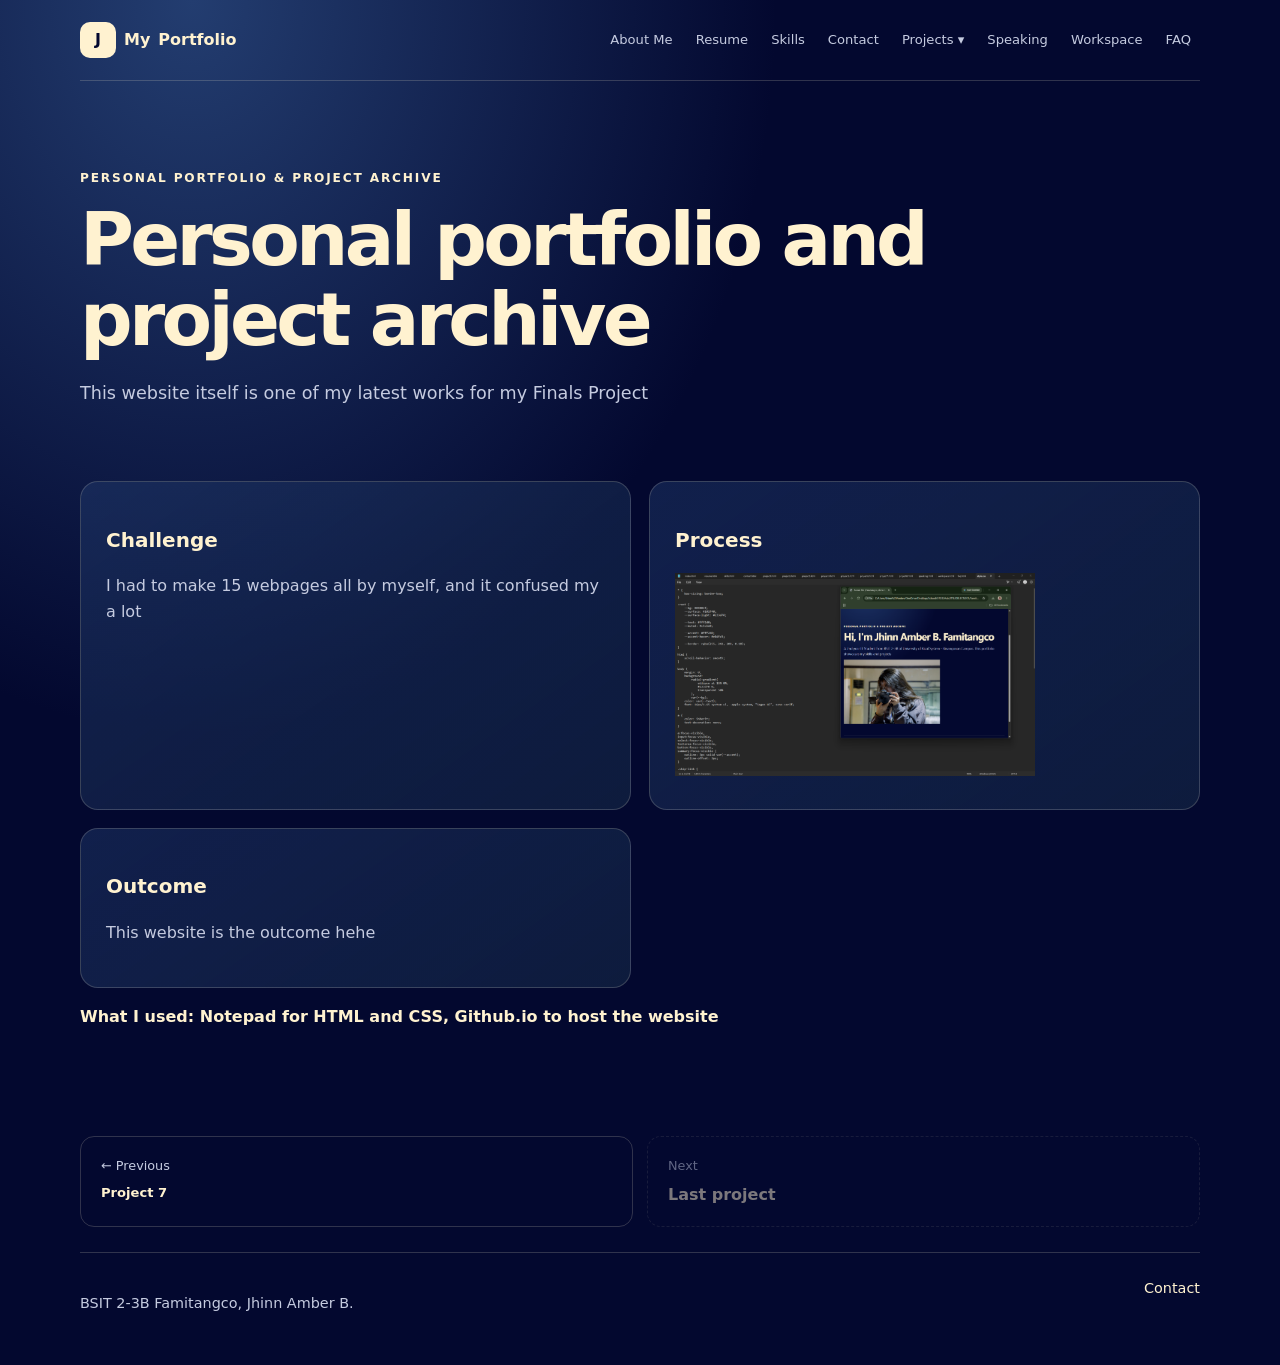
<file: project8.html>
<!DOCTYPE html>
<html lang="en">
<head>
<meta charset="UTF-8">
<meta name="viewport" content="width=device-width, initial-scale=1.0">
<meta name="description" content="Personal portfolio and project archive">

	<title>
	Project 8 | Famitangco, Jhinn Amber B.
	</title>

<link rel="stylesheet" href="style.css">
</head>
<body>

	<a class="skip-link" href="#main">
	Skip to content
	</a>

<header class="site-header">
<a class="brand" href="index.html">
	<span class="brand-mark">
	J
	</span>
	My
	<span class="accent">
	Portfolio
	</span>
	</a>

<nav aria-label="Main navigation">
	
	<a href="index.html">
	About Me
	</a>

	<a href="resume.html">
	Resume
	</a>

	<a href="skills.html">
	Skills
	</a>

	<a href="contact.html">
	Contact
	</a>

<div class="dropdown">

	<button class="dropdown-toggle" type="button">
	Projects

	<span aria-hidden="true">
	▾
	</span>
	</button>

<div class="dropdown-menu">
	
	<a href="project1.html">
	Project 1
	</a>
	
	<a href="project2.html">
	Project 2
	</a>

	<a href="project3.html">
	Project 3
	</a>

	<a href="project4.html">
	Project 4
	</a>

	<a href="project5.html">
	Project 5
	</a>

	<a href="project6.html">
	Project 6
	</a>

	<a href="project7.html">
	Project 7
	</a>


	<a href="project8.html">
	Project 8
	</a>
</div>
</div>

	<a href="speaking.html">
	Speaking
	</a>

	<a href="workspace.html">
	Workspace
	</a>

	<a href="faq.html">
	FAQ
	</a>

</nav>
</header>

<main id="main" class="container">
<section class="intro">

	<p class="eyebrow">
	PERSONAL PORTFOLIO & PROJECT ARCHIVE
	</p>

	<h1>
	Personal portfolio and project archive
	</h1>

	<p>
	This website itself is one of my latest works for my Finals Project 
	</p>

</section>
<section class="section">
<div class="grid two">
<article class="card">

	<h2>
	Challenge
	</h2>

	<p>
	I had to make 15 webpages all by myself, and it confused my a lot
	</p>

</article>
<article class="card">

	<h2>
	Process
	</h2>

	<img src="pr8.png"
         alt="pr8"
	 width="360"
	 heigth="360">

</article>
<article class="card">

	<h2>
	Outcome
	</h2>

	<p>
	This website is the outcome hehe
	</p>

</article>
</div>

	<p class="tag">
	What I used: Notepad for HTML and CSS, Github.io to host the website
	</p>

</section>
<nav class="project-pagination" aria-label="Project navigation">
<a class="project-nav-item" href="project7.html">

	<span class="project-nav-label">
	← Previous
	</span>

	<span class="project-nav-title">
	Project 7
	</span>

	</a>
	<span class="project-nav-item is-disabled" aria-disabled="true">

	<span class="project-nav-label">
	Next
	</span>

	<span class="project-nav-title">
	Last project
	</span>
	</span>

</nav>
</main>
<footer class="site-footer">
	<p>
	BSIT 2-3B Famitangco, Jhinn Amber B.
	</p>

	<a href="contact.html">
	Contact
	</a>

</footer>
</body>
</html>
</file>
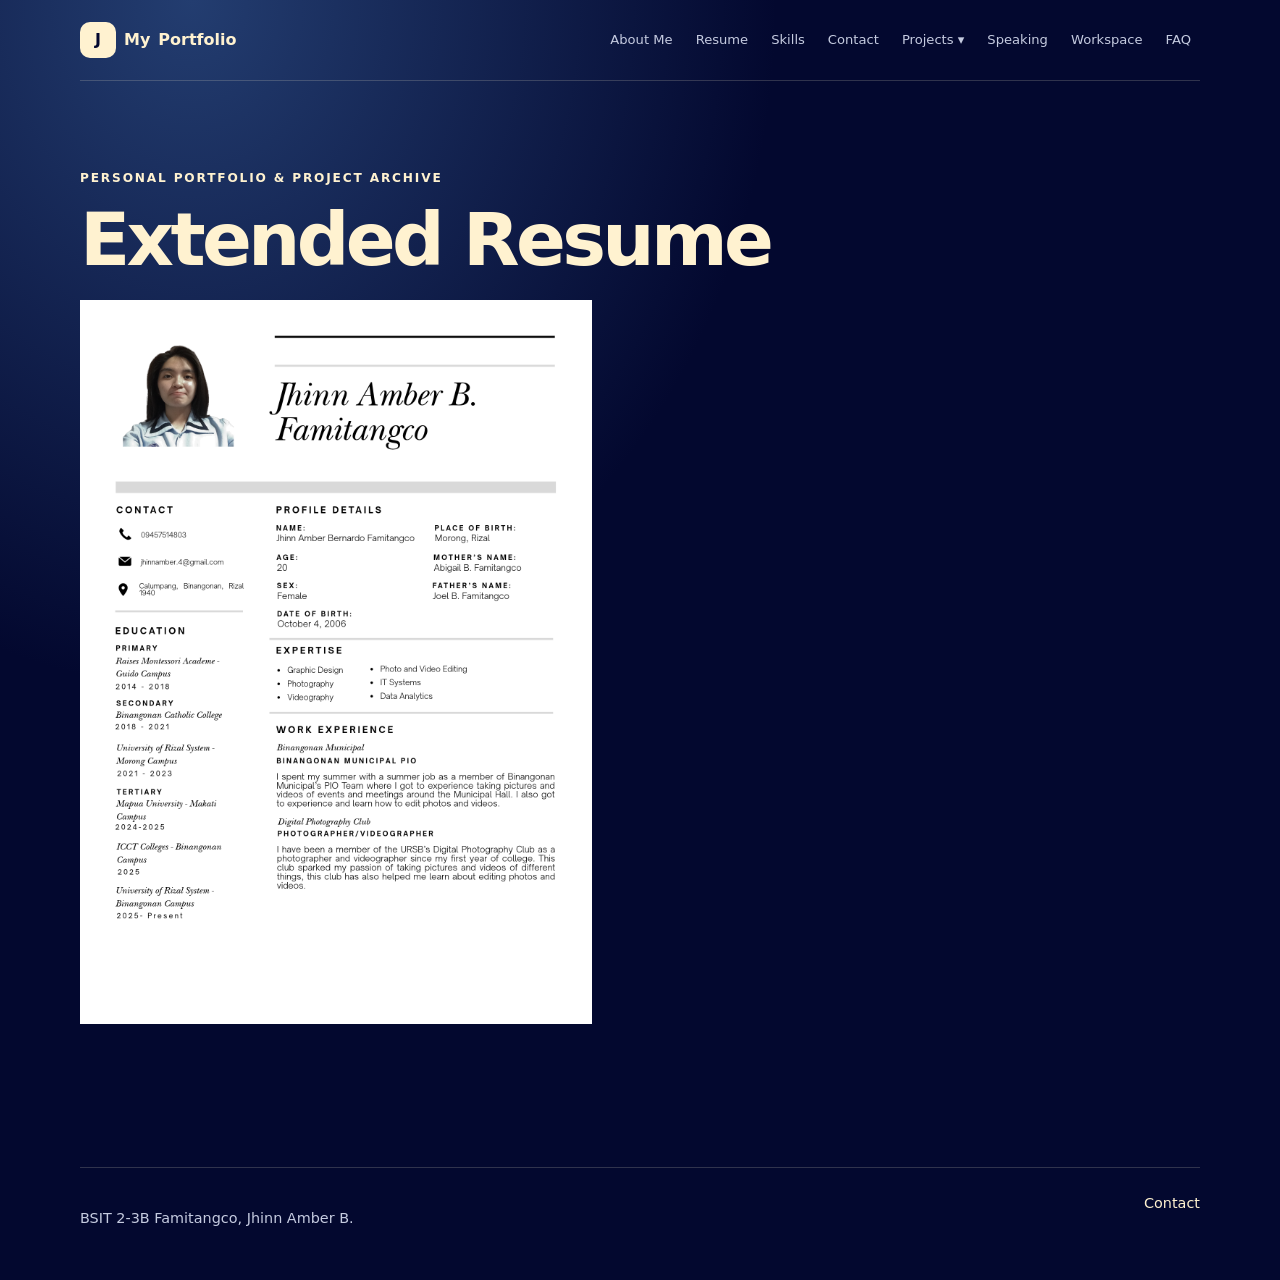
<file: resume.html>
<!DOCTYPE html>

<html lang="en">
<head>
<meta charset="UTF-8">
<meta name="viewport" content="width=device-width, initial-scale=1.0">
<meta name="description" content="Personal portfolio and project archive">

	<title>
	Resume | Famitangco, Jhinn Amber B.
	</title>

<link rel="stylesheet" href="style.css">
</head>
<body>

	<a class="skip-link" href="#main">
	Skip to content
	</a>

<header class="site-header">
<a class="brand" href="index.html">
	<span class="brand-mark">
	J
	</span>
	My
	<span class="accent">
	Portfolio
	</span>
	</a>

<nav aria-label="Main navigation">
	
	<a href="index.html">
	About Me
	</a>

	<a href="resume.html">
	Resume
	</a>

	<a href="skills.html">
	Skills
	</a>

	<a href="contact.html">
	Contact
	</a>

<div class="dropdown">

	<button class="dropdown-toggle" type="button">
	Projects

	<span aria-hidden="true">
	▾
	</span>
	</button>

<div class="dropdown-menu">
	
	<a href="project1.html">
	Project 1
	</a>
	
	<a href="project2.html">
	Project 2
	</a>

	<a href="project3.html">
	Project 3
	</a>

	<a href="project4.html">
	Project 4
	</a>

	<a href="project5.html">
	Project 5
	</a>

	<a href="project6.html">
	Project 6
	</a>

	<a href="project7.html">
	Project 7
	</a>


	<a href="project8.html">
	Project 8
	</a>
</div>
</div>

	<a href="speaking.html">
	Speaking
	</a>

	<a href="workspace.html">
	Workspace
	</a>

	<a href="faq.html">
	FAQ
	</a>

</nav>
</header>

<main id="main" class="container">
<section class="intro">
	
	<p class="eyebrow">
	PERSONAL PORTFOLIO & PROJECT ARCHIVE
	</p>

	<h1>
	Extended Resume
	</h1>

	<img src="res.png"
         alt="Resume"
	 width="512"
	 heigth="512">

</section>
<section class="section">

</section>
</main>
<footer class="site-footer">
	<p>
	BSIT 2-3B Famitangco, Jhinn Amber B.
	</p>

	<a href="contact.html">
	Contact
	</a>

</footer>
</body>
</html>
</file>
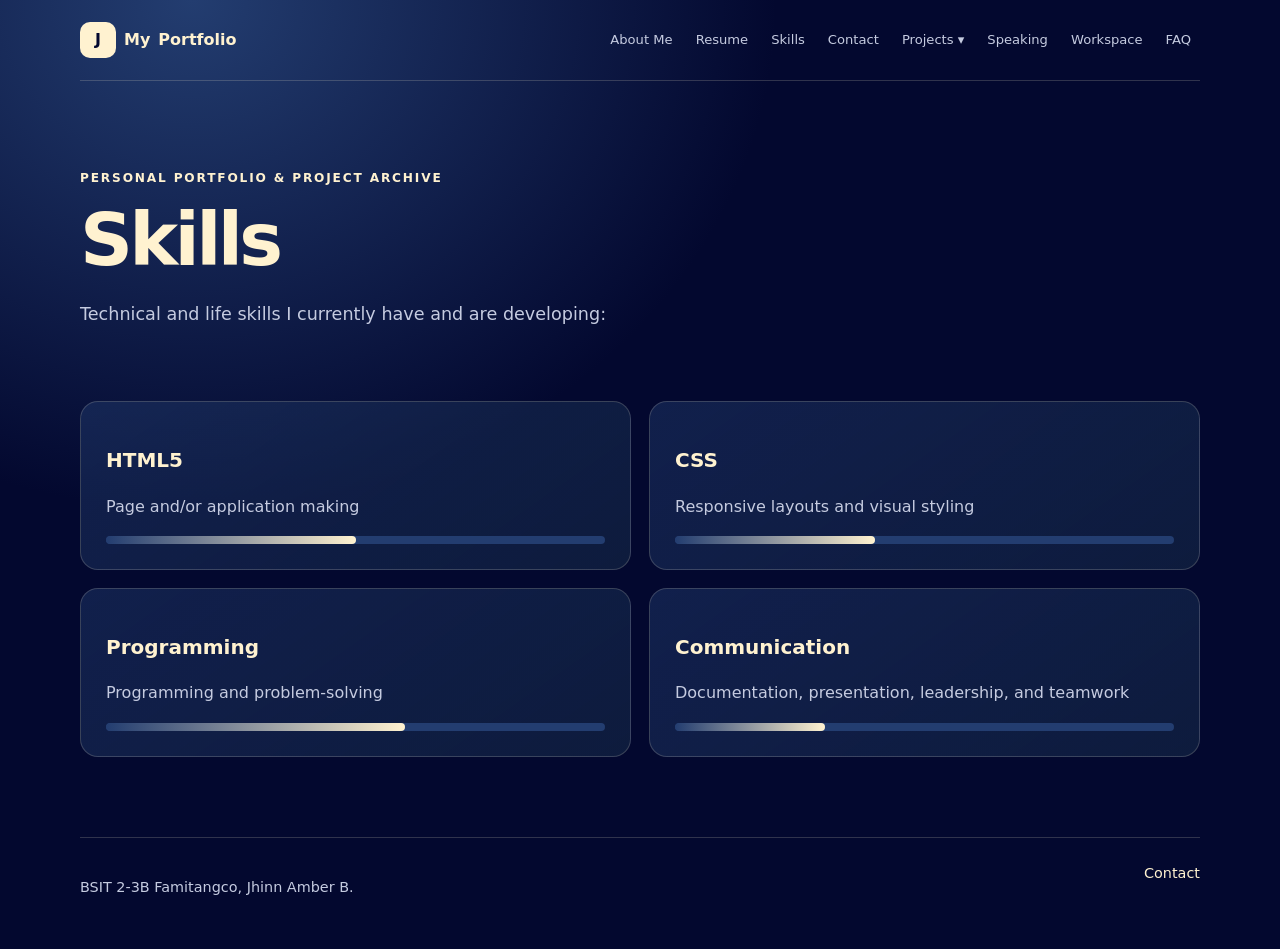
<file: skills.html>
<!DOCTYPE html>

<html lang="en">
<head>
<meta charset="UTF-8">
<meta name="viewport" content="width=device-width, initial-scale=1.0">
<meta name="description" content="Personal portfolio and project archive">

	<title>
	Skills | Famitangco, Jhinn Amber B.
	</title>

<link rel="stylesheet" href="style.css">
</head>
<body>

	<a class="skip-link" href="#main">
	Skip to content
	</a>

<header class="site-header">
<a class="brand" href="index.html">
	<span class="brand-mark">
	J
	</span>
	My
	<span class="accent">
	Portfolio
	</span>
	</a>

<nav aria-label="Main navigation">
	
	<a href="index.html">
	About Me
	</a>

	<a href="resume.html">
	Resume
	</a>

	<a href="skills.html">
	Skills
	</a>

	<a href="contact.html">
	Contact
	</a>

<div class="dropdown">

	<button class="dropdown-toggle" type="button">
	Projects

	<span aria-hidden="true">
	▾
	</span>
	</button>

<div class="dropdown-menu">
	
	<a href="project1.html">
	Project 1
	</a>
	
	<a href="project2.html">
	Project 2
	</a>

	<a href="project3.html">
	Project 3
	</a>

	<a href="project4.html">
	Project 4
	</a>

	<a href="project5.html">
	Project 5
	</a>

	<a href="project6.html">
	Project 6
	</a>

	<a href="project7.html">
	Project 7
	</a>


	<a href="project8.html">
	Project 8
	</a>
</div>
</div>

	<a href="speaking.html">
	Speaking
	</a>

	<a href="workspace.html">
	Workspace
	</a>

	<a href="faq.html">
	FAQ
	</a>

</nav>
</header>
<main id="main" class="container">
<section class="intro">

	<p class="eyebrow">
	PERSONAL PORTFOLIO & PROJECT ARCHIVE
	</p>

	<h1>
	Skills
	</h1>
	
	<p>
	Technical and life skills I currently have and are developing:
	</p>

</section>
<section class="section">
<div class="grid two">
<article class="card">

	<h2>
	HTML5
	</h2>	
	<p>
	Page and/or application making
	</p>

<div class="meter">
<span style="width:50%">
</span>
</div>
</article>
<article class="card">

	<h2>
	CSS
	</h2>

	<p>
	Responsive layouts and visual styling
	</p>

<div class="meter">
<span style="width:40%">
</span>
</div>
</article>
<article class="card">

	<h2>
	Programming
	</h2>
	
	<p>
	Programming and problem-solving
	</p>

<div class="meter">
<span style="width:60%">
</span>
</div>
</article>
<article class="card">

	<h2>
	Communication
	</h2>

	<p>
	Documentation, presentation, leadership, and teamwork
	</p>

<div class="meter">
<span style="width:30%">
</span>
</div>
</article>
</div>
</section>
</main>
<footer class="site-footer">
	<p>
	BSIT 2-3B Famitangco, Jhinn Amber B.
	</p>

	<a href="contact.html">
	Contact
	</a>

</footer>
</body>
</html>
</file>
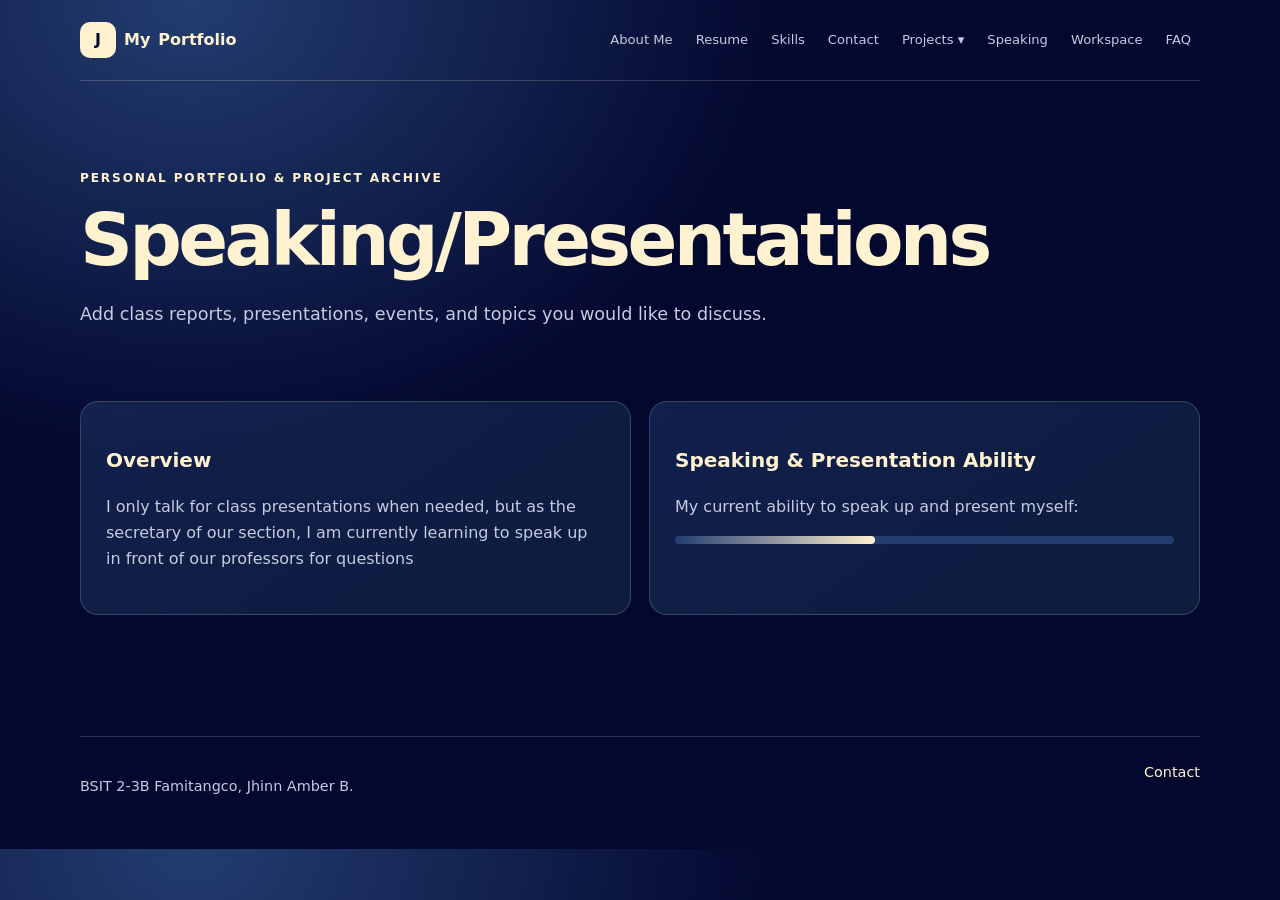
<file: speaking.html>
<!DOCTYPE html>
<html lang="en">
<head>
<meta charset="UTF-8">
<meta name="viewport" content="width=device-width, initial-scale=1.0">
<meta name="description" content="Personal portfolio and project archive">

	<title>
	Speaking/Presentations | Famitangco, Jhinn Amber B.
	</title>

<link rel="stylesheet" href="style.css">
</head>
<body>

	<a class="skip-link" href="#main">
	Skip to content
	</a>

<header class="site-header">
<a class="brand" href="index.html">
	<span class="brand-mark">
	J
	</span>
	My
	<span class="accent">
	Portfolio
	</span>
	</a>

<nav aria-label="Main navigation">
	
	<a href="index.html">
	About Me
	</a>

	<a href="resume.html">
	Resume
	</a>

	<a href="skills.html">
	Skills
	</a>

	<a href="contact.html">
	Contact
	</a>

<div class="dropdown">

	<button class="dropdown-toggle" type="button">
	Projects

	<span aria-hidden="true">
	▾
	</span>
	</button>

<div class="dropdown-menu">
	
	<a href="project1.html">
	Project 1
	</a>
	
	<a href="project2.html">
	Project 2
	</a>

	<a href="project3.html">
	Project 3
	</a>

	<a href="project4.html">
	Project 4
	</a>

	<a href="project5.html">\
	Project 5
	</a>

	<a href="project6.html">
	Project 6
	</a>

	<a href="project7.html">
	Project 7
	</a>


	<a href="project8.html">
	Project 8
	</a>
</div>
</div>

	<a href="speaking.html">
	Speaking
	</a>

	<a href="workspace.html">
	Workspace
	</a>

	<a href="faq.html">
	FAQ
	</a>

</nav>
</header>
<main id="main" class="container">
<section class="intro">

	<p class="eyebrow">
	PERSONAL PORTFOLIO & PROJECT ARCHIVE
	</p>

	<h1>
	Speaking/Presentations
	</h1>

	<p>
	Add class reports, presentations, events, and topics you would like to discuss.
	</p>

</section>
<section class="section">
<div class="grid two">
<article class="card">

	<h2>
	Overview
	</h2>

	<p>
	I only talk for class presentations when needed, but as the secretary of our section, I am currently learning to speak up in front of our professors for questions
	</p>

</article>
<article class="card">

	<h2>
	Speaking & Presentation Ability
	</h2>
	
	<p>
	My current ability to speak up and present myself:
	</p>

<div class="meter">
<span style="width:40%">
</span>
</div>
</article>
</div>
</section>
</main>
<footer class="site-footer">
	<p>
	BSIT 2-3B Famitangco, Jhinn Amber B.
	</p>

	<a href="contact.html">
	Contact
	</a>

</footer>
</body>
</html>
</file>
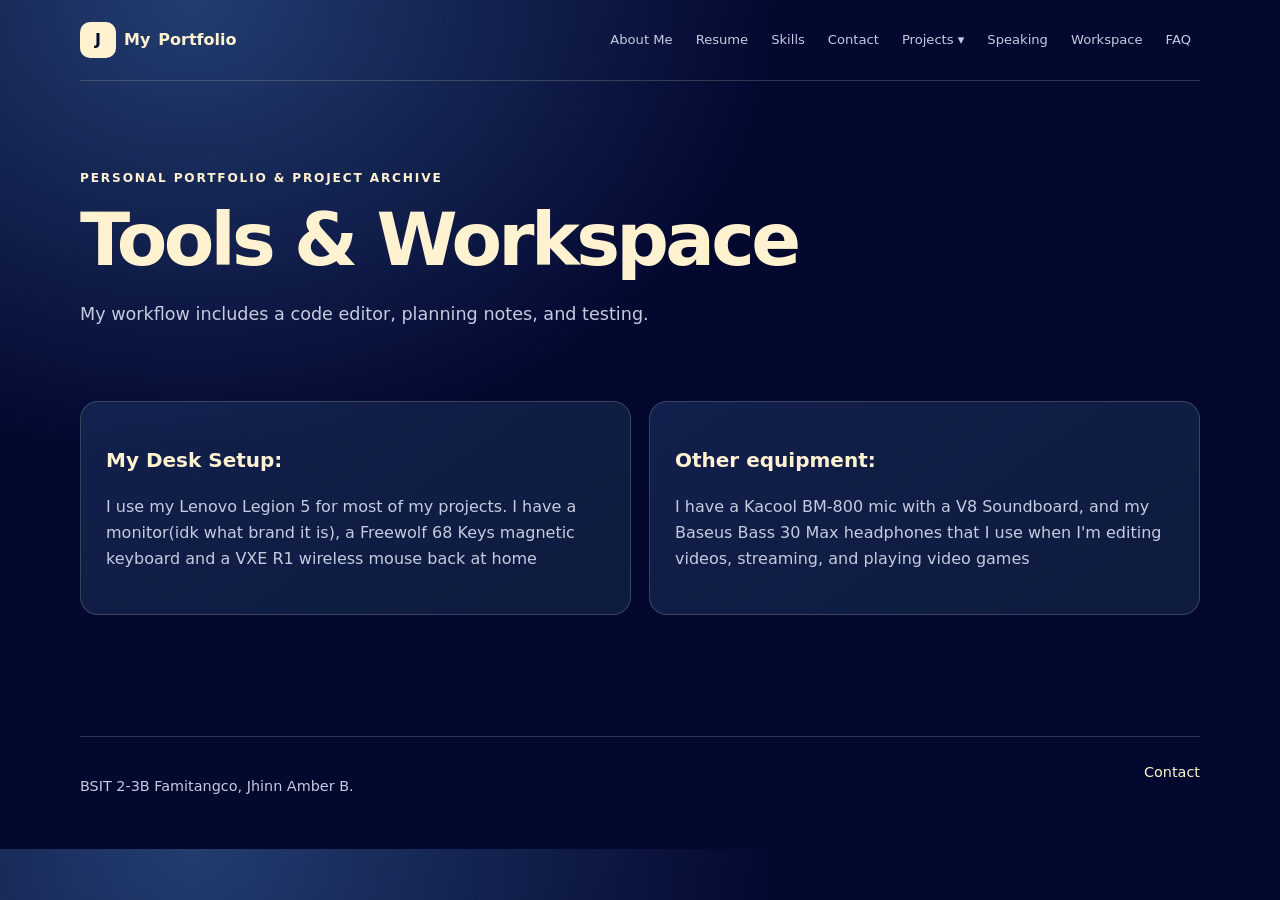
<file: workspace.html>
<!DOCTYPE html>
<html lang="en">
<head>
<meta charset="UTF-8">
<meta name="viewport" content="width=device-width, initial-scale=1.0">
<meta name="description" content="Personal portfolio and project archive">

	<title>
	Tools & Workspace | Famitangco, Jhinn Amber B.
	</title>

<link rel="stylesheet" href="style.css">
</head>
<body>

	<a class="skip-link" href="#main">
	Skip to content
	</a>

<header class="site-header">
<a class="brand" href="index.html">
	<span class="brand-mark">
	J
	</span>
	My
	<span class="accent">
	Portfolio
	</span>
	</a>

<nav aria-label="Main navigation">
	
	<a href="index.html">
	About Me
	</a>

	<a href="resume.html">
	Resume
	</a>

	<a href="skills.html">
	Skills
	</a>

	<a href="contact.html">
	Contact
	</a>

<div class="dropdown">

	<button class="dropdown-toggle" type="button">
	Projects

	<span aria-hidden="true">
	▾
	</span>
	</button>

<div class="dropdown-menu">
	
	<a href="project1.html">
	Project 1
	</a>
	
	<a href="project2.html">
	Project 2
	</a>

	<a href="project3.html">
	Project 3
	</a>

	<a href="project4.html">
	Project 4
	</a>

	<a href="project5.html">
	Project 5
	</a>

	<a href="project6.html">
	Project 6
	</a>

	<a href="project7.html">
	Project 7
	</a>


	<a href="project8.html">
	Project 8
	</a>
</div>
</div>

	<a href="speaking.html">
	Speaking
	</a>

	<a href="workspace.html">
	Workspace
	</a>

	<a href="faq.html">
	FAQ
	</a>

</nav>
</header>

<main id="main" class="container">
<section class="intro">

	<p class="eyebrow">
	PERSONAL PORTFOLIO & PROJECT ARCHIVE
	</p>

	<h1>
	Tools & Workspace
	</h1>

	<p>
	My workflow includes a code editor, planning notes, and testing. 
	</p>

</section>
<section class="section">
<div class="grid two">
<article class="card">

	<h2>
	My Desk Setup:
	</h2>

	<p>
	I use my Lenovo Legion 5 for most of my projects. I have a monitor(idk what brand it is), a Freewolf 68 Keys magnetic keyboard and a VXE R1 wireless mouse back at home
	</p>

</article>
<article class="card">

	<h2>
	Other equipment:
	</h2>
	
	<p>
	I have a Kacool BM-800 mic with a V8 Soundboard, and my Baseus Bass 30 Max headphones that I use when I'm editing videos, streaming, and playing video games
	</p>

</section>
</main>
<footer class="site-footer">
	<p>
	BSIT 2-3B Famitangco, Jhinn Amber B.
	</p>

	<a href="contact.html">
	Contact
	</a>

</footer>
</body>
</html>
</file>
<file: style.css>
* {
    box-sizing: border-box;
}

:root {
    --bg: #03082f;
    --surface: #101f40;
    --surface-light: #233d70;

    --text: #fff2d0;
    --muted: #c5cbe0;

    --accent: #fff2d0;
    --accent-hover: #e8dfc5;

    --border: rgba(255, 242, 208, 0.18);
}

.main-nav { 

display:flex; 
align-items:center; 
flex-wrap:wrap; gap:5px; 

}

.dropdown { 

position:relative; 

}
.dropdown-toggle {
border:0; 
background:transparent;
color:var(--muted);
font:inherit;
font-size:.82rem;
padding:6px 9px;
border-radius:8px;
cursor:pointer;

}

.dropdown-toggle:hover,
.dropdown:focus-within
.dropdown-toggle {

background:#233d70;
color:var(--text);

}

.dropdown-menu {

display:none;
position:absolute;
top:100%;
left:0;
min-width:175px;

padding:8px;
background:#03082f;
border:1px solid var(--border);
border-radius:12px;
box-shadow:0 12px 30px rgba(0,0,0,.35);
z-index:30;

}
.dropdown:hover
.dropdown-menu,
.dropdown:focus-within
.dropdown-menu { 

display:grid;

}
.dropdown-menu a {

display:block;
padding:9px 11px;
border-radius:7px;
white-space:nowrap; 

}

.dropdown-menu a:hover,
.dropdown-menu a:focus-visible {

background:#233d70;
color:var(--text); 

}

@media(max-width:620px) {
.dropdown-toggle {

font-size:.78rem;
padding:6px 8px; 

}
  .dropdown-menu { 

max-height:60vh;
overflow-y:auto; 
}
}

html {
    scroll-behavior: smooth;
}

body {
    margin: 0;
    background:
        radial-gradient(
            ellipse at 15% 0%,
            #233d70 0,
            transparent 38%
        ),
        var(--bg);
    color: var(--text);
    font: 16px/1.65 system-ui, -apple-system, "Segoe UI", sans-serif;
}

a {
    color: inherit;
    text-decoration: none;
}

a:focus-visible,
input:focus-visible,
select:focus-visible,
textarea:focus-visible,
button:focus-visible,
summary:focus-visible {
    outline: 3px solid var(--accent);
    outline-offset: 3px;
}

.skip-link {
    position: absolute;
    top: -60px;
    left: 1rem;
    background: var(--accent);
    color: var(--bg);
    padding: 0.7rem;
    z-index: 9;
    border-radius: 6px;
}

.skip-link:focus {
    top: 1rem;
}

.site-header {
    width: min(1120px, calc(100% - 36px));
    margin: auto;
    padding: 22px 0;

    display: flex;
    align-items: center;
    justify-content: space-between;
    gap: 20px;

    border-bottom: 1px solid var(--border);
}

.brand {
    font-weight: 800;
    display: flex;
    align-items: center;
    gap: 8px;
    white-space: nowrap;
}

.brand-mark {
    display: grid;
    place-items: center;

    background: var(--accent);
    color: var(--bg);

    width: 36px;
    height: 36px;
    border-radius: 10px;
}

nav {
    display: flex;
    flex-wrap: wrap;
    gap: 5px;
    justify-content: flex-end;
}

nav a {
    font-size: 0.82rem;
    color: var(--muted);
    padding: 6px 9px;
    border-radius: 8px;
    transition: background 0.2s ease, color 0.2s ease;
}

nav a:hover {
    background: var(--surface-light);
    color: var(--text);
}

.container {
    width: min(1120px, calc(100% - 36px));
    margin: auto;
    min-height: 70vh;
}

.intro {
    padding: 75px 0 30px;
    max-width: 850px;
}

.eyebrow {
    color: var(--accent);
    font-size: 0.76rem;
    font-weight: 800;
    letter-spacing: 0.15em;
    text-transform: uppercase;
}

.accent {
    color: var(--accent);
}

.intro h1 {
    font-size: clamp(2.4rem, 6vw, 4.6rem);
    line-height: 1.08;
    letter-spacing: -0.05em;
    margin: 12px 0 20px;
}

.intro > p:not(.eyebrow) {
    font-size: 1.1rem;
    color: var(--muted);
}

.section {
    padding: 25px 0 55px;
}

.grid {
    display: grid;
    gap: 18px;
}

.grid.two {
    grid-template-columns: repeat(2, minmax(0, 1fr));
}

.card {
    padding: 25px;

    border: 1px solid var(--border);
    border-radius: 18px;

    background: linear-gradient(
        145deg,
        rgba(35, 61, 112, 0.45),
        rgba(16, 31, 64, 0.85)
    );

    min-width: 0;

    transition:
        transform 0.2s ease,
        border-color 0.2s ease,
        background 0.2s ease;
}

.card:hover {
    border-color: rgba(255, 242, 208, 0.4);
    transform: translateY(-3px);
}

.card p,
.muted {
    color: var(--muted);
}

.card h2 {
    font-size: 1.25rem;
}

.tag {
    color: var(--accent);
    font-weight: 700;
}

.meter {
    height: 8px;
    background: #233d70;
    border-radius: 20px;
    overflow: hidden;
}

.meter span {
    display: block;
    height: 100%;

    background: linear-gradient(
        90deg,
        #233d70,
        #fff2d0
    );

    border-radius: 20px;
}

.project-pagination {

  display: grid;
  grid-template-columns: repeat(2, minmax(0, 1fr));
  gap: 14px;
  margin: 34px 0 12px;

}

.project-nav-item {

  display: flex;
  flex-direction: column;
  gap: 6px;
  min-width: 0;
  padding: 18px 20px;
  border: 1px solid var(--border);
  border-radius: 14px;
  background: var(--panel);
  text-decoration: none;
  transition: border-color .2s ease, transform .2s ease, background .2s ease;

}
.project-nav-item:hover, .project-nav-item:focus-visible {

  border-color: var(--accent);
  background: #233d70;
  transform: translateY(-2px);

}

.project-nav-item.next { text-align: right; align-items: flex-end;

}

.project-nav-label { color: var(--muted); font-size: .8rem;

}

.project-nav-title { color: var(--text); font-weight: 700;

}
.project-nav-item.is-disabled { opacity: .48; border-style: dashed;

}

@media (max-width: 480px) {

  .project-pagination { gap: 9px; 

}
  .project-nav-item { padding: 14px 12px;

}
}

.contact-form {
    display: grid;
    gap: 10px;
    padding: 25px;

    background: var(--surface);
    border: 1px solid var(--border);
    border-radius: 16px;

    max-width: 650px;
}

.contact-form label {
    font-weight: 700;
    margin-top: 5px;
}

.contact-form input,
.contact-form select,
.contact-form textarea {
    width: 100%;
    padding: 12px;

    border: 1px solid var(--border);
    border-radius: 9px;

    background: var(--bg);
    color: var(--text);

    font: inherit;
}

.contact-form input::placeholder,
.contact-form textarea::placeholder {
    color: #aeb7d2;
}

.contact-form select option {
    background: var(--surface);
    color: var(--text);
}

.contact-form textarea {
    resize: vertical;
    min-height: 120px;
}

.button {
    display: inline-block;

    background: var(--accent);
    color: var(--bg);

    border: 1px solid var(--accent);
    border-radius: 9px;

    padding: 12px 18px;

    font: inherit;
    font-weight: 800;

    cursor: pointer;

    transition:
        background 0.2s ease,
        transform 0.2s ease;
}

.button:hover {
    background: var(--accent-hover);
    transform: translateY(-2px);
}

.faq {
    display: grid;
    gap: 12px;
}

.faq details {
    padding: 20px;

    border: 1px solid var(--border);
    border-radius: 12px;

    background: var(--surface);
}

summary {
    cursor: pointer;
    font-weight: 750;
}

.faq details p {
    color: var(--muted);
}

.site-footer {
    width: min(1120px, calc(100% - 36px));
    margin: 25px auto 0;
    padding: 24px 0 35px;

    border-top: 1px solid var(--border);

    display: flex;
    justify-content: space-between;
    gap: 20px;

    color: var(--muted);
    font-size: 0.9rem;
}

.site-footer a {
    color: var(--accent);
}

.site-footer a:hover {
    text-decoration: underline;
}

@media (max-width: 950px) {
    .site-header {
        align-items: flex-start;
        flex-direction: column;
    }

    nav {
        justify-content: flex-start;
    }
}


@media (max-width: 620px) {
    .grid.two {
        grid-template-columns: 1fr;
    }

    .intro {
        padding-top: 48px;
    }

    .site-footer {
        flex-direction: column;
    }

    .site-header,
    nav {
        gap: 8px;
    }

    nav a {
        font-size: 0.78rem;
        padding: 6px;
    }

    .card {
        padding: 20px;
    }

    .contact-form {
        padding: 18px;
    }
}
</file>
